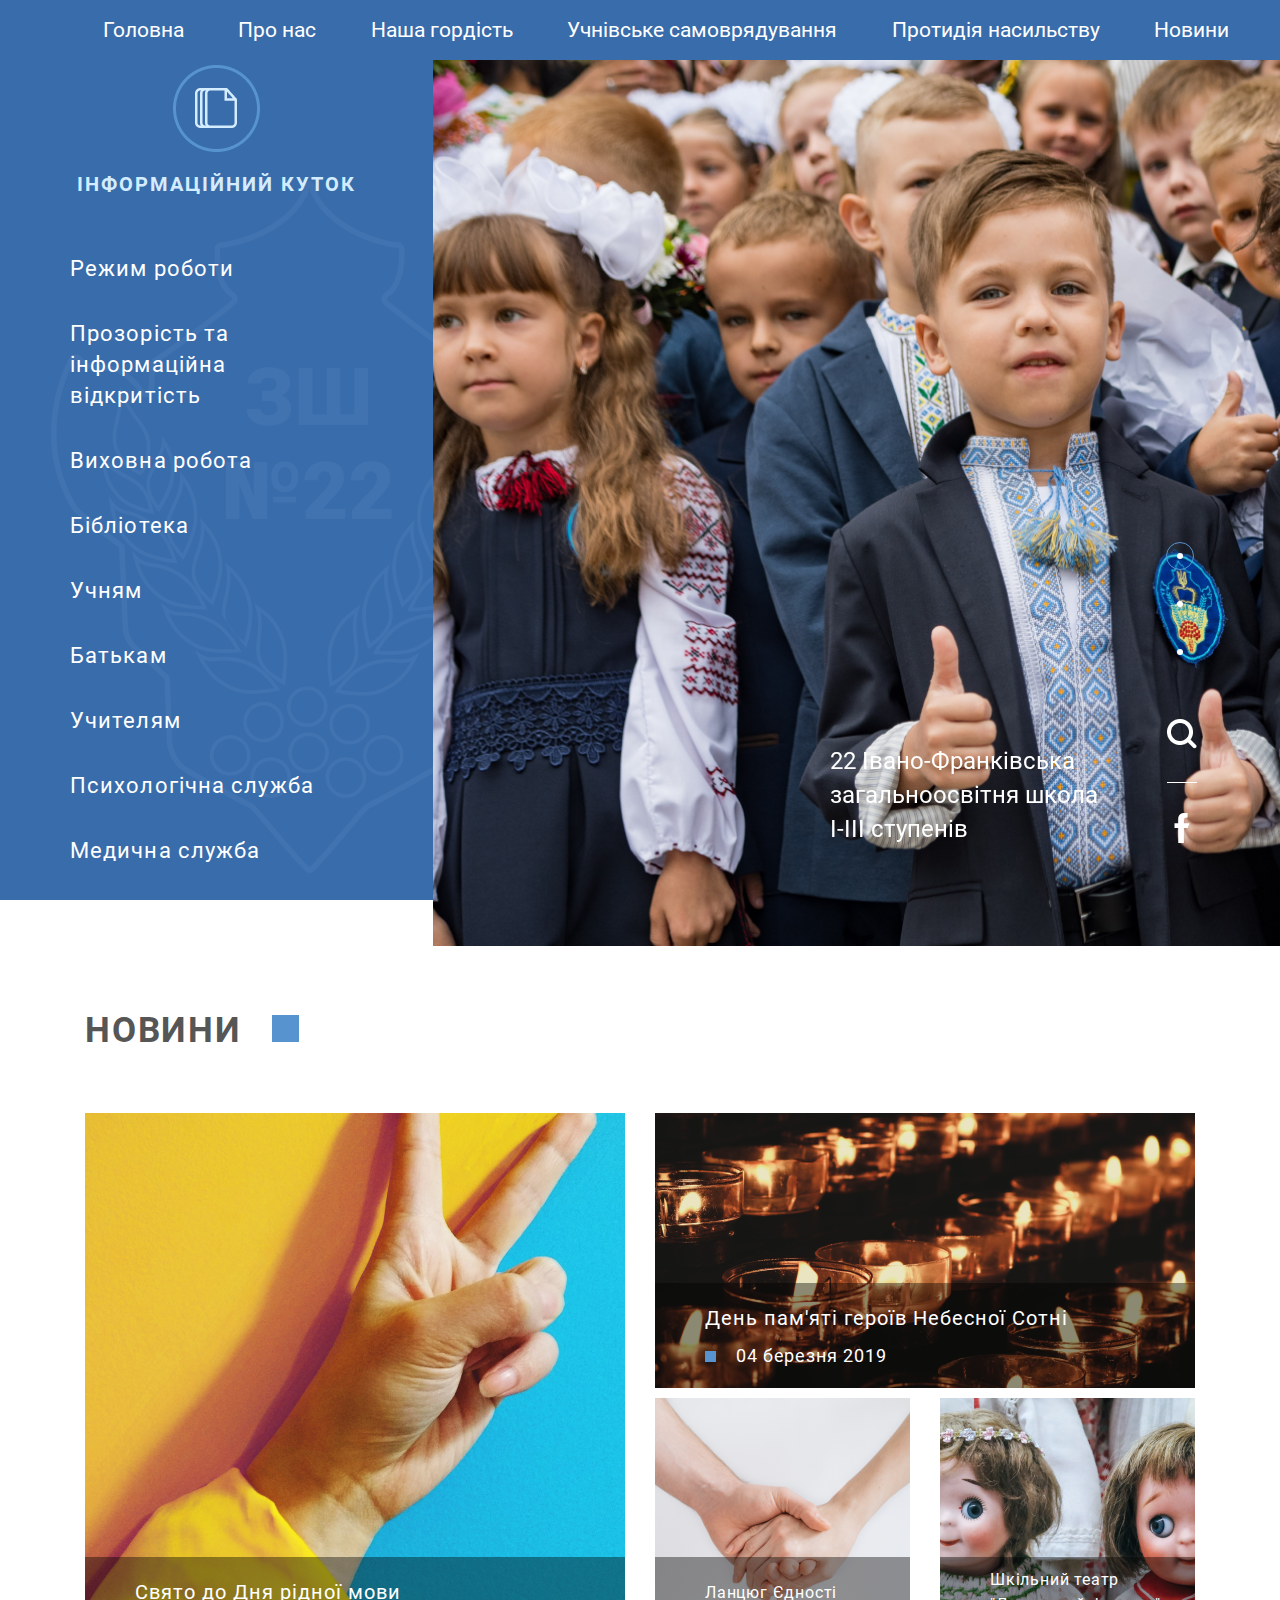
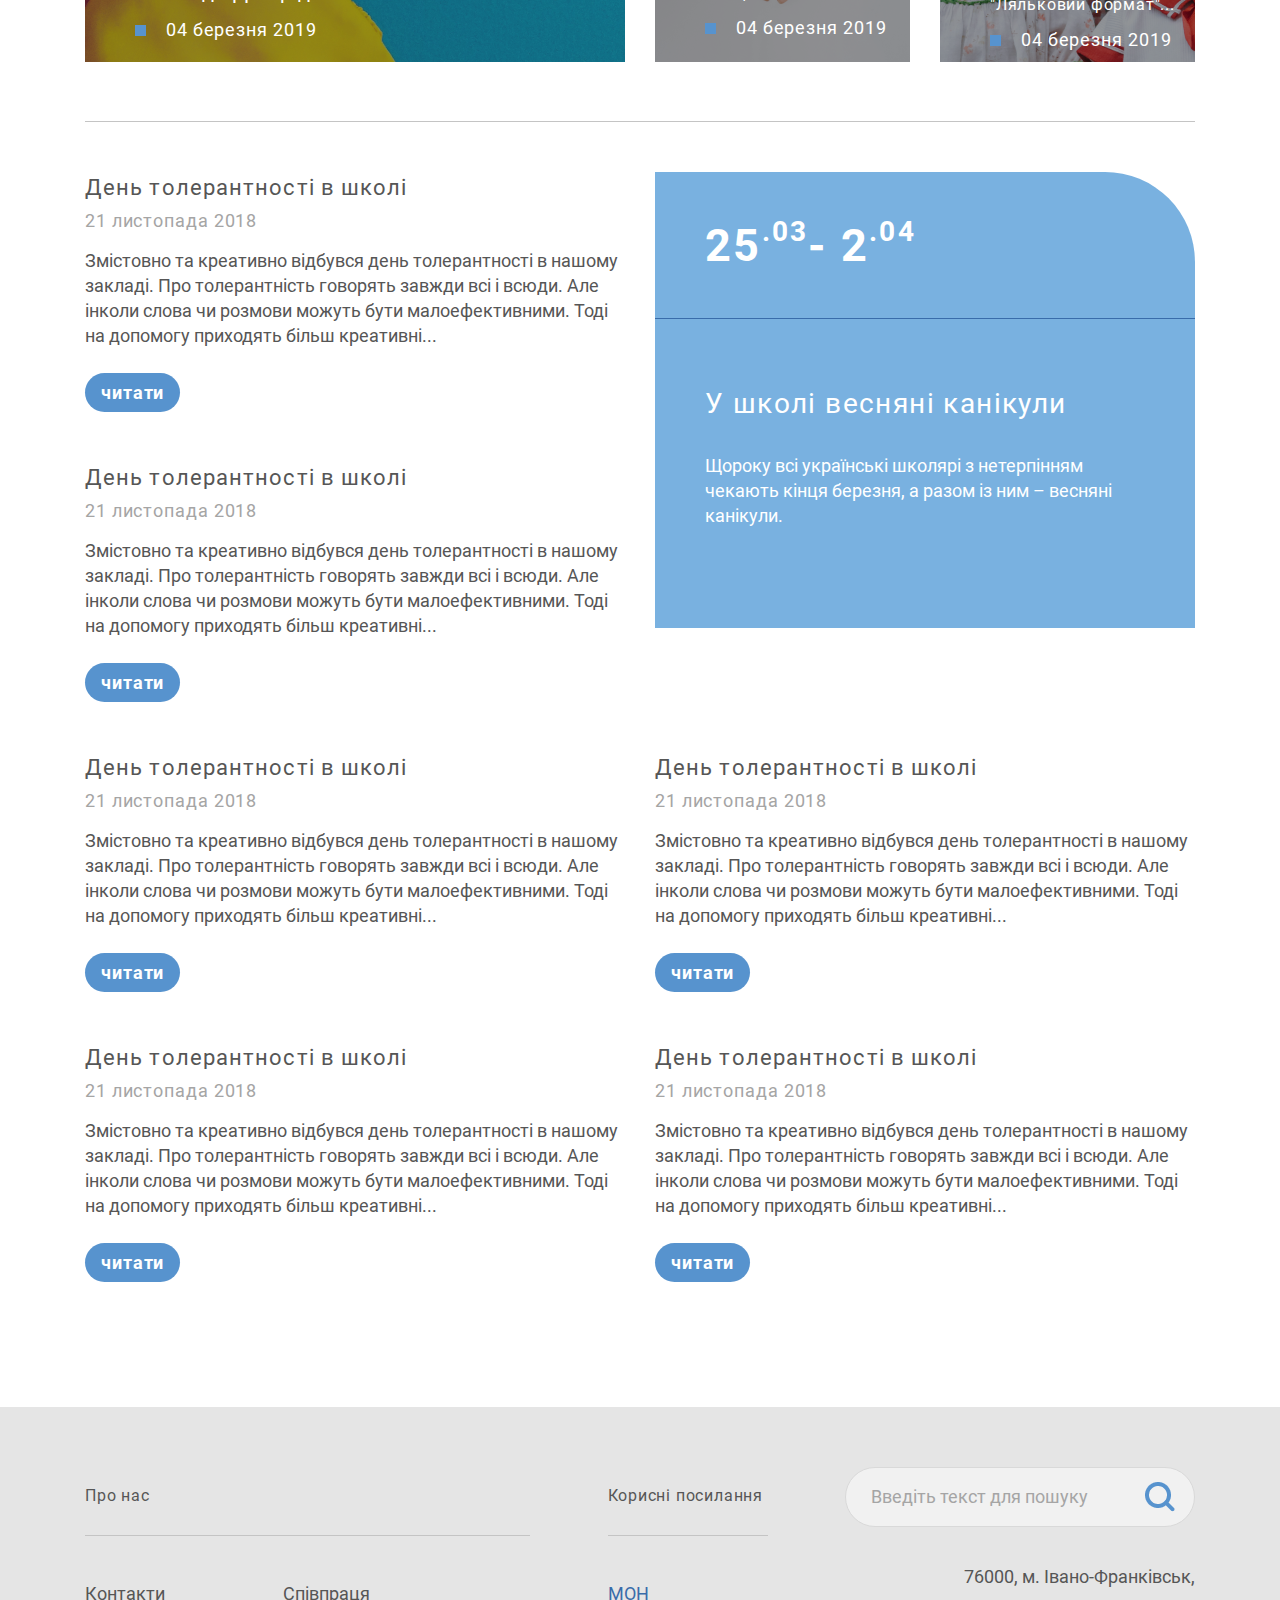
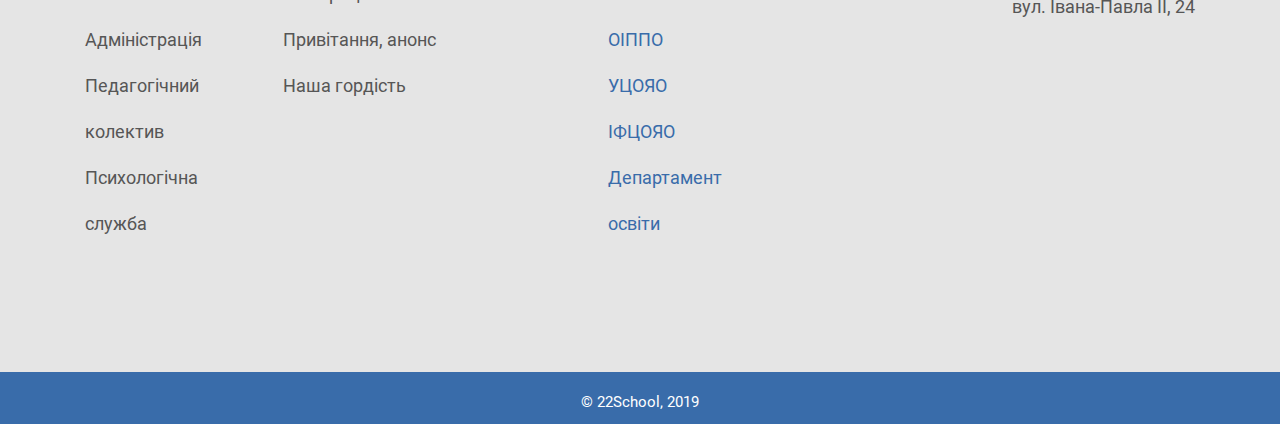
<file: index.html>
<!doctype html>
<html lang="en">
  <head>
    
    <meta charset="utf-8">
    <meta name="viewport" content="width=device-width, initial-scale=1, shrink-to-fit=no">

 
    <link rel="stylesheet" type="text/css" href="style/bootstrap.min.css"> 
    <link rel="stylesheet" type="text/css" href="style/slick.css"/>
    <link rel="stylesheet" type="text/css" href="style/main.css">

    <title></title>
  </head>
  <body>
  	
  
<!-- header start -->
  <header class="header ">
            <nav class="nav d-flex align-items-center justify-content-between">
                <div class="menu__btn"><span></span></div>
                <ul class="menu">
                    <li class="menu__item"><a href="">Головна</a></li>
                    <li class="menu__item"><a href="">Про нас</a></li>
                    <li class="menu__item"><a href="">Наша гордість</a></li>
                    <li class="menu__item"><a href="#">Учнівське самоврядування</a></li>
                    <li class="menu__item"><a href="#">Протидія насильству</a></li>
                    <li class="menu__item"><a href="">Новини</a></li>
                        <li class="search-menu"><div class="footer-search">
				<div class="row">
				<div class="col-lg-12 ">
				<input type="text" placeholder="Введіть текст для пошуку">
			</div></li>
                </ul>
            </nav>
    </header>
  	<img class="info-btn" src="./img/Group.png" alt="">

	<!-- header-end -->
  <div class="container-fluid">
  	<div class="row">
		<div class="info-corner main-info ">
			<div class="closer">
				<img src="img/close.png" alt="">
			</div>
			<img src="./img/Group.png" alt="">

			<h5>інформаційний куток</h5>
			<ul>
				<li class="type-work"><span>Режим роботи</span>

<!-- info-open-start	 -->
	<div class="info-open">
		<div class="close-info">
			<img src="img/chevron-pointing-to-the-left.png" alt="">
			Згорнути меню
		</div>
		<div class="info-content">
			<ul>
				<li>
					<img src="img/file (3).png" alt="">
					<a href="">Розклад уроків 1 - 4 класів </a>
				</li>
				<li>
					<img src="img/file (3).png" alt="">
					<a href="">Розклад уроків 5 - 11 класів</a>
				</li>
				<li>
					<img src="img/file (3).png" alt="">
					<a href="">Режим роботи школи</a>
				</li>
			</ul>
		</div>
		
	</div>
<!-- info-open-end -->

				</li>
				<li> <span>Прозорість та інформаційна відкритість </span></li>
				<li><span>Виховна робота</span> </li>
				<li><span>Бібліотека</span></li>
				<li><span>Учням</span></li>
				<li><span>Батькам</span></li>
				<li><span>Учителям</span></li>
				<li><span>Психологічна служба</span></li>
				<li><span>Медична служба</span></li>
			</ul>
				<img src="img/arrow-down-sign-to-navigate (3).png" alt="">
			</div>
			<div class="home-top">
				<div class="pop-up">
										<img  class="close-pop-up" src="./img/close.png" alt="">
										<h2>пошук</h2>
										<form action="">
											<input type="text">
											<button type="submit" >шукати </button>
										</form>
							</div>
				<div class="bd-example">
					  <div id="carouselExampleCaptions" class="carousel slide" data-ride="carousel">
					    <ol class="carousel-indicators">
					      <li data-target="#carouselExampleCaptions" data-slide-to="0" class="active"><span></span></li>
					      <li data-target="#carouselExampleCaptions" data-slide-to="1"><span></span></li>
					      <li data-target="#carouselExampleCaptions" data-slide-to="2"><span></span></li>
					    </ol>
					    <div class="carousel-inner">
					      <div class="carousel-item active ">
					        <div class="carousel-caption d-none d-md-block">
					          <p>22 Івано-Франківська загальноосвітня школа І-ІІІ ступенів </p>
					        </div>
					        <div class="search_and_fb">
					        	<div class="search">
					        		<img src="img/search (2).png" alt="">
					        	
					        	</div>
					        	<div class="fb">
					        		<a href=""><img src="img/facebook (7).png" alt=""></a>
					        	</div>
					        </div>
					        
					      </div> 
					       <div class="carousel-item slide-2">
					        <div class="carousel-caption d-none d-md-block">
					          <p>22 Івано-Франківська загальноосвітня школа І-ІІІ ступенів </p>
					        </div>
					        <div class="search_and_fb">
					        	<div class="search">
					        		<img src="img/search (2).png" alt="">
					        		
					        	</div>
					        	<div class="fb">
					        		<a href=""><img src="img/facebook (7).png" alt=""></a>
					        	</div>
					        </div>
					       
					      </div> 
					       <div class="carousel-item slide-3 ">
					        <div class="carousel-caption d-none d-md-block">
					          <p>22 Івано-Франківська загальноосвітня школа І-ІІІ ступенів </p>
					        </div>
					        <div class="search_and_fb">
					        	<div class="search">
					        		<img src="img/search (2).png" alt="">
					        		
					        	</div>
					        	<div class="fb">
					        		<a href=""><img src="img/facebook (7).png" alt=""></a>
					        	</div>
					        </div>
					       
					      </div>
					    </div>
					    <a class="carousel-control-prev" href="#carouselExampleCaptions" role="button" data-slide="prev">
					      <span class="carousel-control-prev-icon" aria-hidden="true"></span>
					      <span class="sr-only">Previous</span>
					    </a>
					    <a class="carousel-control-next" href="#carouselExampleCaptions" role="button" data-slide="next">
					      <span class="carousel-control-next-icon" aria-hidden="true"></span>
					      <span class="sr-only">Next</span>
					    </a>
					  </div>
					</div>
			</div>	
		</div>
	</div>

<!-- news-start -->
	<div class="container news ">
		<h2>новини <div ></div></h2>
		<div class="row">
			<div class="col-lg-6 big-pic">
				<a href="">
				<div>
					<img src="img/rae-tian-502320-unsplash.png" alt="">
					<div class="signature">
						<div>
						<p>Свято до Дня рідної мови</p>
						<div class="date"><div></div>04 березня 2019</div>
					</div>
					</div>
				</div>
				</a>
			</div>
			
			<div class="col-lg-6 sm-pic">
				<div class="row">
					<div class="col-lg-12">
				    	<a href="">
							<div>
								<img src="img/pascal-muller-151589-unsplash.png" alt="">
								<div class="signature">
									<div>
										<p>День пам′яті героїв Небесної Сотні</p>
										<div class="date"><div></div>04 березня 2019</div>
									</div>
								</div>
							</div>
						</a>
					</div>
						<div class="col-md-6 sm-news ">
					   		 <a href="">
								<div>
									<img src="img/roman-kraft-266787-unsplash.png" alt="">
									<div class="signature">
										<div>	
											<p>Ланцюг Єдності</p>
											<div class="date"><div></div>04 березня 2019</div>
										</div>
									</div>
								</div>
							</a>
						</div>
						<div class="col-md-6 sm-news">
							<a href="">
								<div>
									<img src="img/camilo-jimenez-1418006-unsplash.png" alt="">
									<div class="signature">
										<div>	
											<p>Шкільний театр "Ляльковий формат"...</p>
											<div class="date"><div></div>04 березня 2019</div>
										</div>
									</div>
								</div>
							</a>
						</div>
				</div>
			</div>
			<div class="col-12 line-bott"></div>
		</div>
		<div class="row">
			<div class="col-lg-6 content ">
				<div class="text-news">
				<h6>День толерантності в школі</h6>
				<div class="date">21 листопада 2018</div>
				<p>Змістовно та креативно відбувся день толерантності в нашому закладі.
					Про толерантність говорять завжди всі і всюди.
					 Але інколи слова чи розмови можуть бути малоефективними.
					 Тоді на допомогу приходять більш креативні...
				</p>
				<a href=""><div class="news-btn">читати</div></a>
				</div>
				<div class="text-news">
				<h6>День толерантності в школі</h6>
				<div class="date">21 листопада 2018</div>
				<p>Змістовно та креативно відбувся день толерантності в нашому закладі.
					Про толерантність говорять завжди всі і всюди.
					 Але інколи слова чи розмови можуть бути малоефективними.
					 Тоді на допомогу приходять більш креативні...
				</p>
				<a href=""><div class="news-btn">читати</div></a>
				</div>
				<div class="text-news">
				<h6>День толерантності в школі</h6>
				<div class="date">21 листопада 2018</div>
				<p>Змістовно та креативно відбувся день толерантності в нашому закладі.
					Про толерантність говорять завжди всі і всюди.
					 Але інколи слова чи розмови можуть бути малоефективними.
					 Тоді на допомогу приходять більш креативні...
				</p>
				<a href=""><div class="news-btn">читати</div></a>
				</div>
				<div class="text-news">
				<h6>День толерантності в школі</h6>
				<div class="date">21 листопада 2018</div>
				<p>Змістовно та креативно відбувся день толерантності в нашому закладі.
					Про толерантність говорять завжди всі і всюди.
					 Але інколи слова чи розмови можуть бути малоефективними.
					 Тоді на допомогу приходять більш креативні...
				</p>
				<a href=""><div class="news-btn">читати</div></a>
				</div>
			</div>
			<div class="col-lg-6 content">
				<div class="notise">
					<div class="notise-time">25 <sup>.03</sup> - 2 <sup>.04</sup></div>
					<div class="notise-text">
						<p class="notise-header">У школі весняні канікули</p>
						<p>	Щороку всі українські школярі з нетерпінням чекають кінця березня, 
							а разом із ним – весняні канікули.
						</p>
					</div>
				</div>
				<div class="text-news">
				<h6>День толерантності в школі</h6>
				<div class="date">21 листопада 2018</div>
				<p>Змістовно та креативно відбувся день толерантності в нашому закладі.
					Про толерантність говорять завжди всі і всюди.
					 Але інколи слова чи розмови можуть бути малоефективними.
					 Тоді на допомогу приходять більш креативні...
				</p>
				<a href=""><div class="news-btn">читати</div></a>
				</div>
				<div class="text-news">
				<h6>День толерантності в школі</h6>
				<div class="date">21 листопада 2018</div>
				<p>Змістовно та креативно відбувся день толерантності в нашому закладі.
					Про толерантність говорять завжди всі і всюди.
					 Але інколи слова чи розмови можуть бути малоефективними.
					 Тоді на допомогу приходять більш креативні...
				</p>
				<a href=""><div class="news-btn">читати</div></a>
				</div>
			</div>
		</div>
	</div>

<!-- news-end -->

<!-- footer-start -->
<footer>
	<div class="container">
		<div class="row">
			<div class="col-lg-5  footer-menu">
				<h6>Про нас</h6>
				<div class="row ">
					<div class="col-md-5">
						<ul>
							<li><a href="">Контакти</a></li>
							<li><a href="">Адміністрація</a></li>
							<li><a href="">Педагогічний колектив </a></li>
							<li><a href="">Психологічна служба </a></li>
						</ul>
					</div>
					<div class="col-md-5">
						<ul>
							<li><a href="">Співпраця </a></li>
							<li><a href="">Привітання, анонс</a></li>
							<li><a href="">Наша гордість</a></li>
						</ul>
					</div>
				</div>
			</div>
			<div class="col-xl-2 col-lg-3 col-md-6 links">
				<h6>Корисні посилання</h6>
				<ul>
							<li><a href="">МОН </a></li>
							<li><a href="">ОІППО</a></li>
							<li><a href="">УЦОЯО</a></li>
							<li><a href="">ІФЦОЯО</a></li>
							<li><a href="">Департамент освіти</a></li>
						</ul>
			</div>
			<div class="col-xl-4 col-lg-4 col-md-6 footer-search">
				<div class="row">
				<div class="col-lg-12 ">
				<input type="text" placeholder="Введіть текст для пошуку">
				<button ></button>
			</div>
			<div class="footer-adress  col-lg-12 col-md-12"><p>76000, м. Івано-Франківськ,</p>
					вул. Івана-Павла ІІ, 24
				</div>
			</div>
			</div>
		</div>
	</div>
</footer>
<div class="copy-right">© 22School, 2019</div>




     <script type="text/javascript" src="js/jquery-3.3.1.min.js"></script>
     <script type="text/javascript" src="js/jquery.sticky-kit.min.js"></script>
    <script type="text/javascript" src="js/bootstrap.min.js"></script>
          <script type="text/javascript" src="js/main.js"></script>

  </body>
</html>
</file>
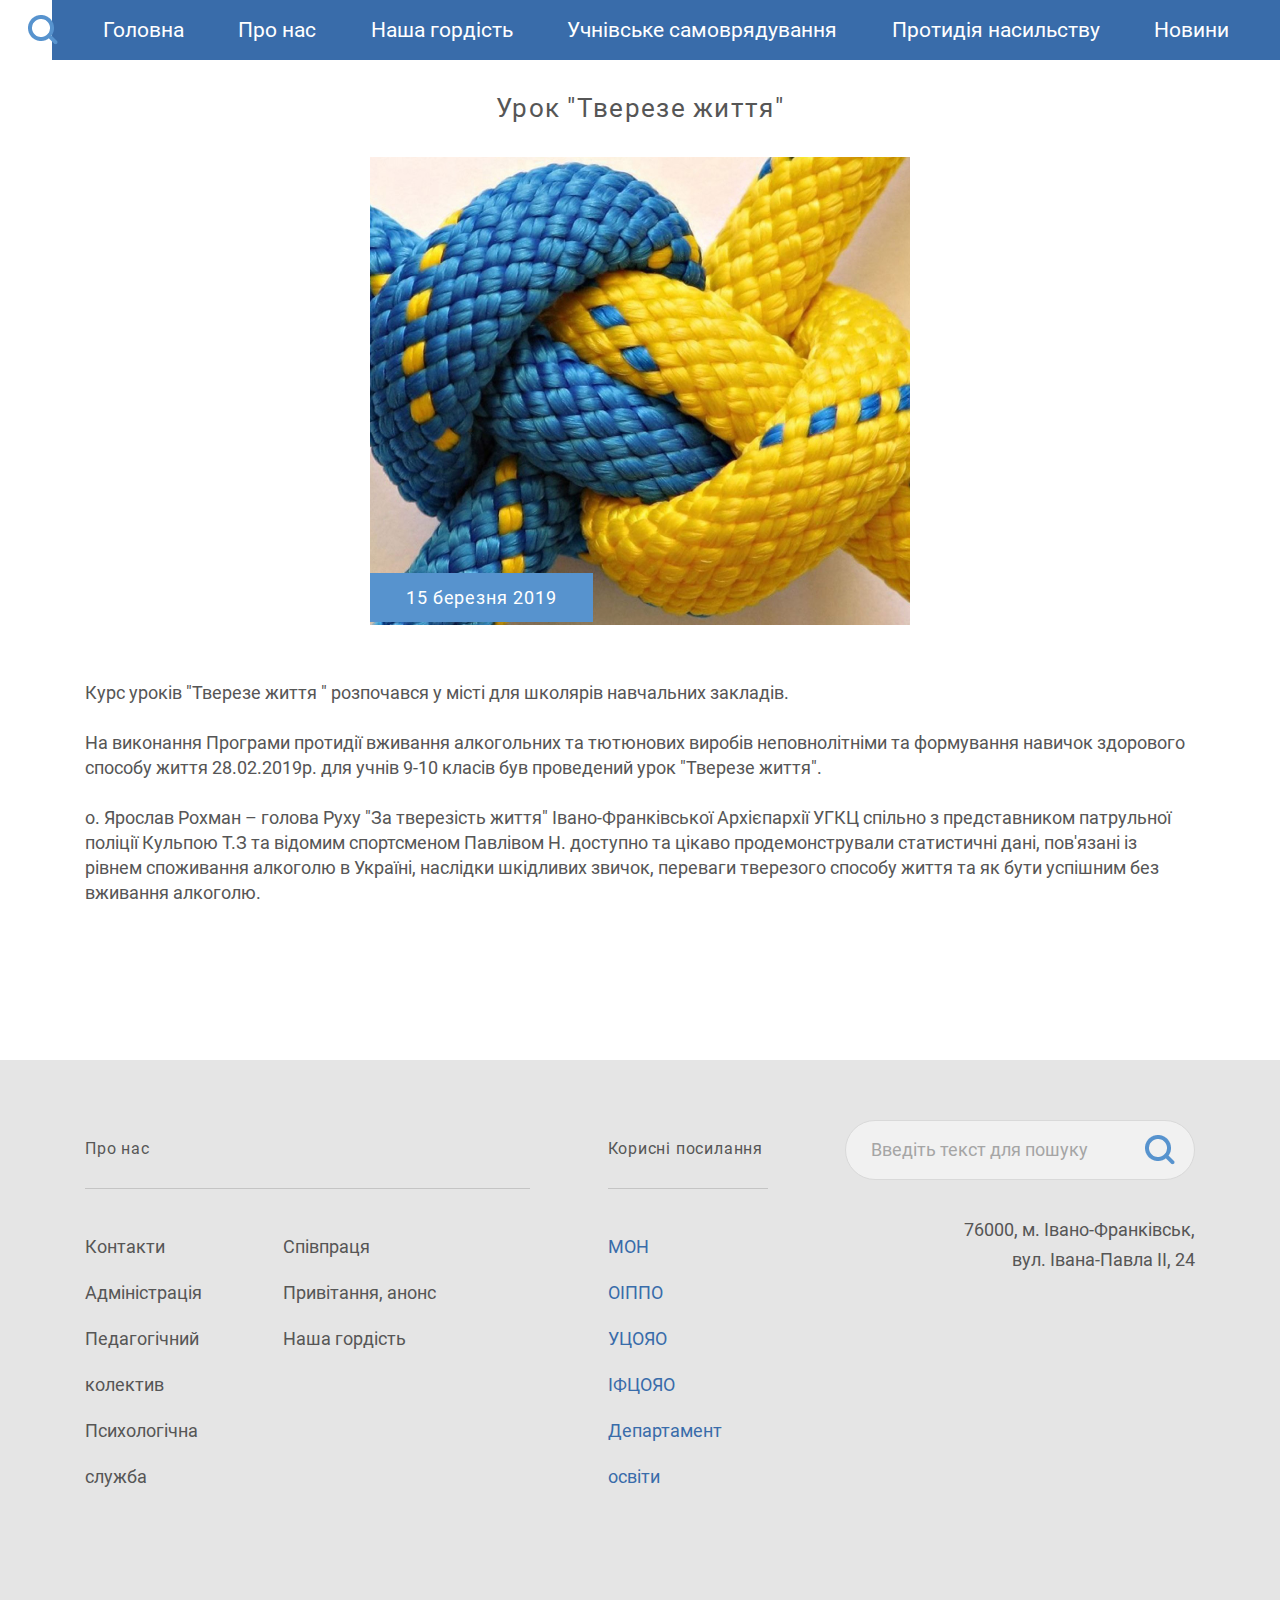
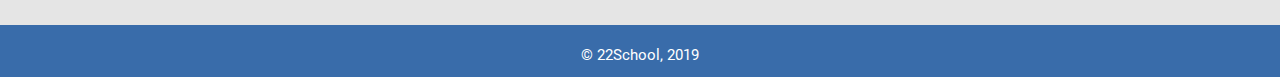
<file: news-open.html>
<!doctype html>
<html lang="en">
  <head>
    
    <meta charset="utf-8">
    <meta name="viewport" content="width=device-width, initial-scale=1, shrink-to-fit=no">

 
    <link rel="stylesheet" type="text/css" href="style/bootstrap.min.css"> 
    <link rel="stylesheet" type="text/css" href="style/slick.css"/>
    <link rel="stylesheet" type="text/css" href="style/main.css">

    <title>News</title>
  </head>
  <body class="news">
 <header class="header ">
 	 		<div class="search-icon news-open-srch search"><img src="img/search 2).png" alt=""></div>

            <nav class="nav d-flex align-items-center justify-content-between">
                <div class="menu__btn"><span></span></div>
                <ul class="menu">
                    <li class="menu__item"><a href="">Головна</a></li>
                    <li class="menu__item"><a href="">Про нас</a></li>
                    <li class="menu__item"><a href="">Наша гордість</a></li>
                    <li class="menu__item"><a href="#">Учнівське самоврядування</a></li>
                    <li class="menu__item"><a href="#">Протидія насильству</a></li>
                    <li class="menu__item"><a href="">Новини</a></li>
                    <li class="search-menu"><div class="footer-search">
                <div class="row">
                <div class="col-lg-12 ">
                <input type="text" placeholder="Введіть текст для пошуку">
            </div></li>
                </ul>
            </nav>
    </header>
    <div class="pop-up">
                                        <img  class="close-pop-up" src="./img/close.png" alt="">
                                        <h2>пошук</h2>
                                        <form action="">
                                            <input type="text">
                                            <button type="submit" >шукати </button>
                                        </form>
                            </div>
    <div class="container">
        <div class="row">
            <div class="col-lg-12 news-open-title">
                <h3>Урок "Тверезе життя"</h3>
            </div>
                <div class="col-lg-6">
                    <div class="news-open-wraper">
                        <img src="img/ukraina_kak_garantirovat_bezopasnost_2.png" alt="">
                        <div class="date-open-news">15 березня 2019</div>
                    </div>
                </div>
                <div class="col-lg-12 open-news-text">
                    <p>Курс уроків "Тверезе життя " розпочався у місті для школярів навчальних закладів.</p>
                    <p> На виконання Програми протидії вживання алкогольних та тютюнових виробів неповнолітніми та формування навичок здорового способу життя 28.02.2019р. для учнів 9-10 класів був проведений урок "Тверезе життя".</p>
                    <p> о. Ярослав Рохман – голова Руху "За тверезість життя" Івано-Франківської Архієпархії УГКЦ спільно з представником патрульної поліції Кульпою Т.З та відомим спортсменом Павлівом Н. доступно та цікаво продемонстрували статистичні дані, пов'язані із рівнем споживання алкоголю в Україні, наслідки шкідливих звичок, переваги тверезого способу життя та як бути успішним без вживання алкоголю.</p>
                </div>
            
        </div>
    </div>



    <footer>
    <div class="container">
        <div class="row">
            <div class="col-lg-5  footer-menu">
                <h6>Про нас</h6>
                <div class="row ">
                    <div class="col-md-5">
                        <ul>
                            <li><a href="">Контакти</a></li>
                            <li><a href="">Адміністрація</a></li>
                            <li><a href="">Педагогічний колектив </a></li>
                            <li><a href="">Психологічна служба </a></li>
                        </ul>
                    </div>
                    <div class="col-md-5">
                        <ul>
                            <li><a href="">Співпраця </a></li>
                            <li><a href="">Привітання, анонс</a></li>
                            <li><a href="">Наша гордість</a></li>
                        </ul>
                    </div>
                </div>
            </div>
            <div class="col-xl-2 col-lg-3 col-md-6 links">
                <h6>Корисні посилання</h6>
                <ul>
                            <li><a href="">МОН </a></li>
                            <li><a href="">ОІППО</a></li>
                            <li><a href="">УЦОЯО</a></li>
                            <li><a href="">ІФЦОЯО</a></li>
                            <li><a href="">Департамент освіти</a></li>
                        </ul>
            </div>
            <div class="col-xl-4 col-lg-4 col-md-6 footer-search">
                <div class="row">
                <div class="col-lg-12 ">
                <input type="text" placeholder="Введіть текст для пошуку">
                <button ></button>
            </div>
            <div class="footer-adress col-lg-12 col-md-12 "> <p> 76000, м. Івано-Франківськ,</p>
                    вул. Івана-Павла ІІ, 24
                </div>
            </div>
            </div>
        </div>
    </div>
</footer>
<div class="copy-right">© 22School, 2019</div>















     <script type="text/javascript" src="js/jquery-3.3.1.min.js"></script>
    <script type="text/javascript" src="js/bootstrap.min.js"></script>
     <script type="text/javascript" src="js/jquery.sticky-kit.min.js"></script>
          <script type="text/javascript" src="js/main.js"></script>

  </body>
</html>
</file>
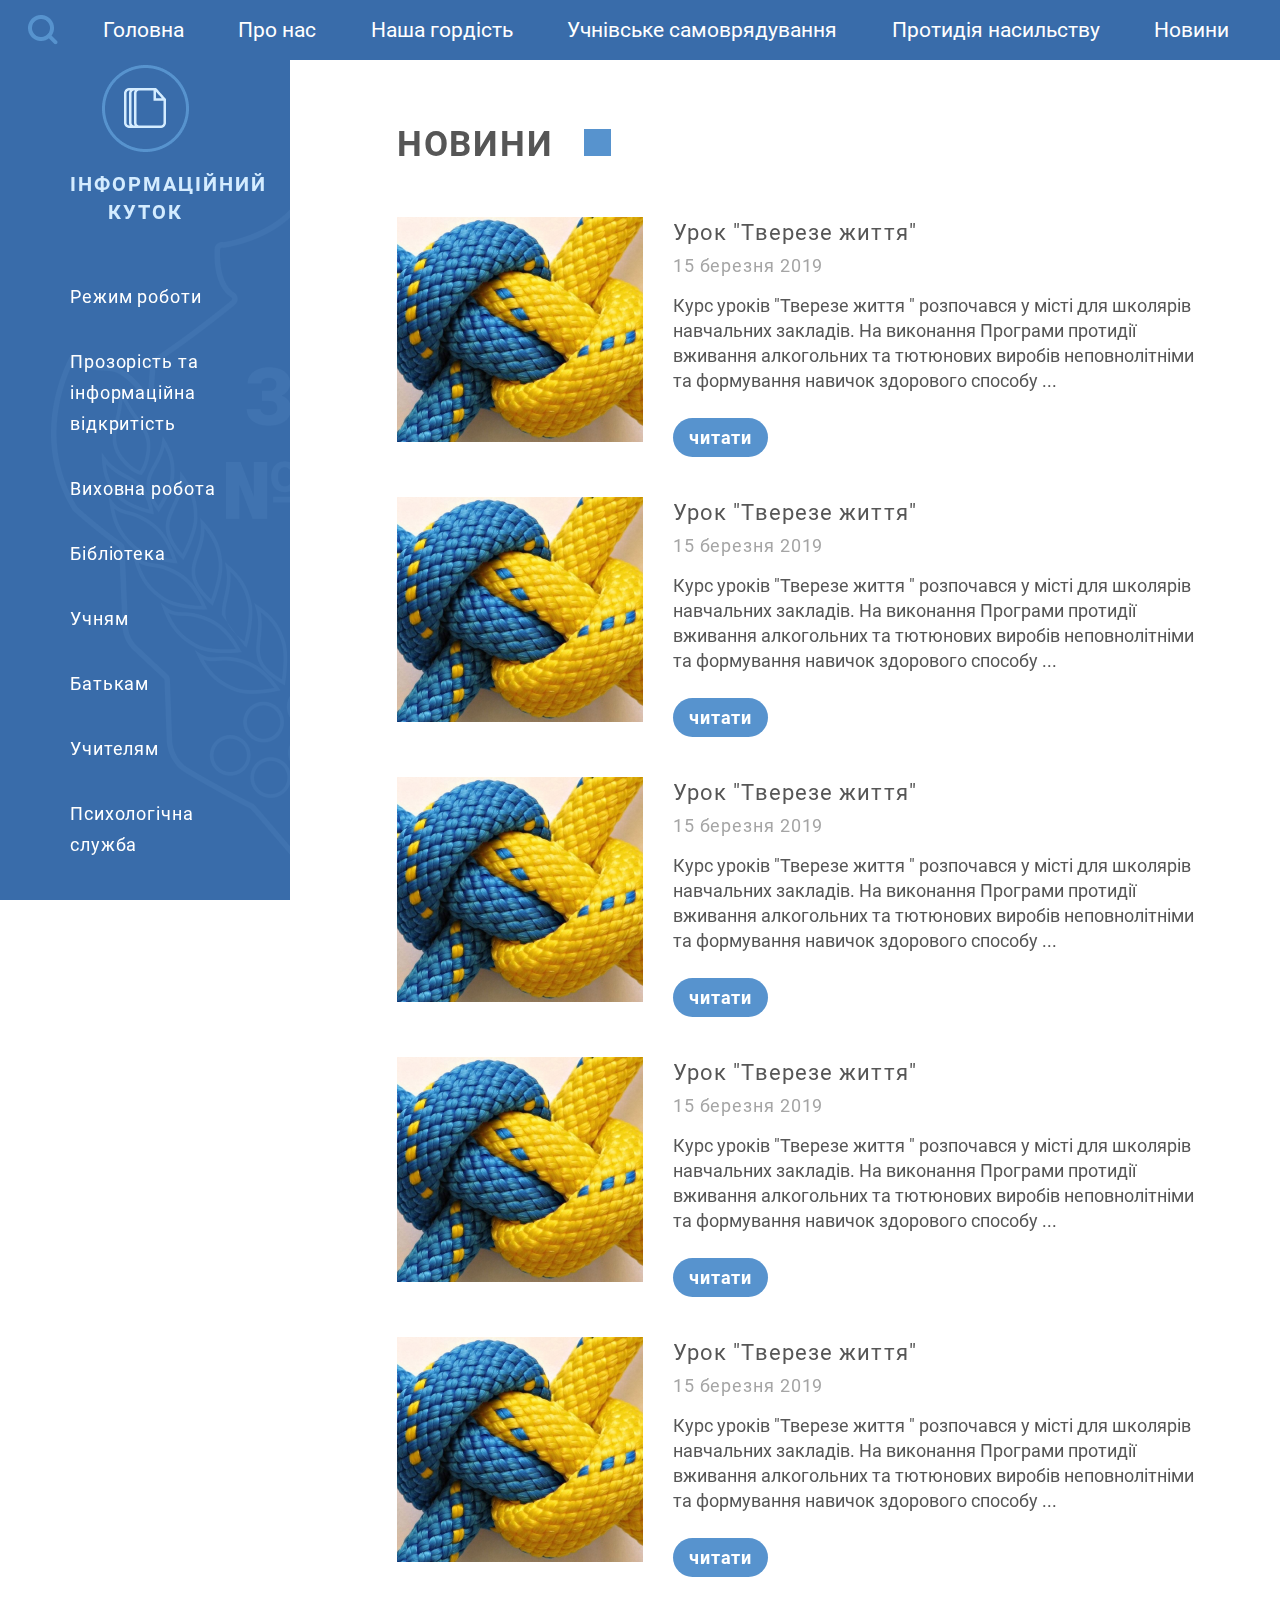
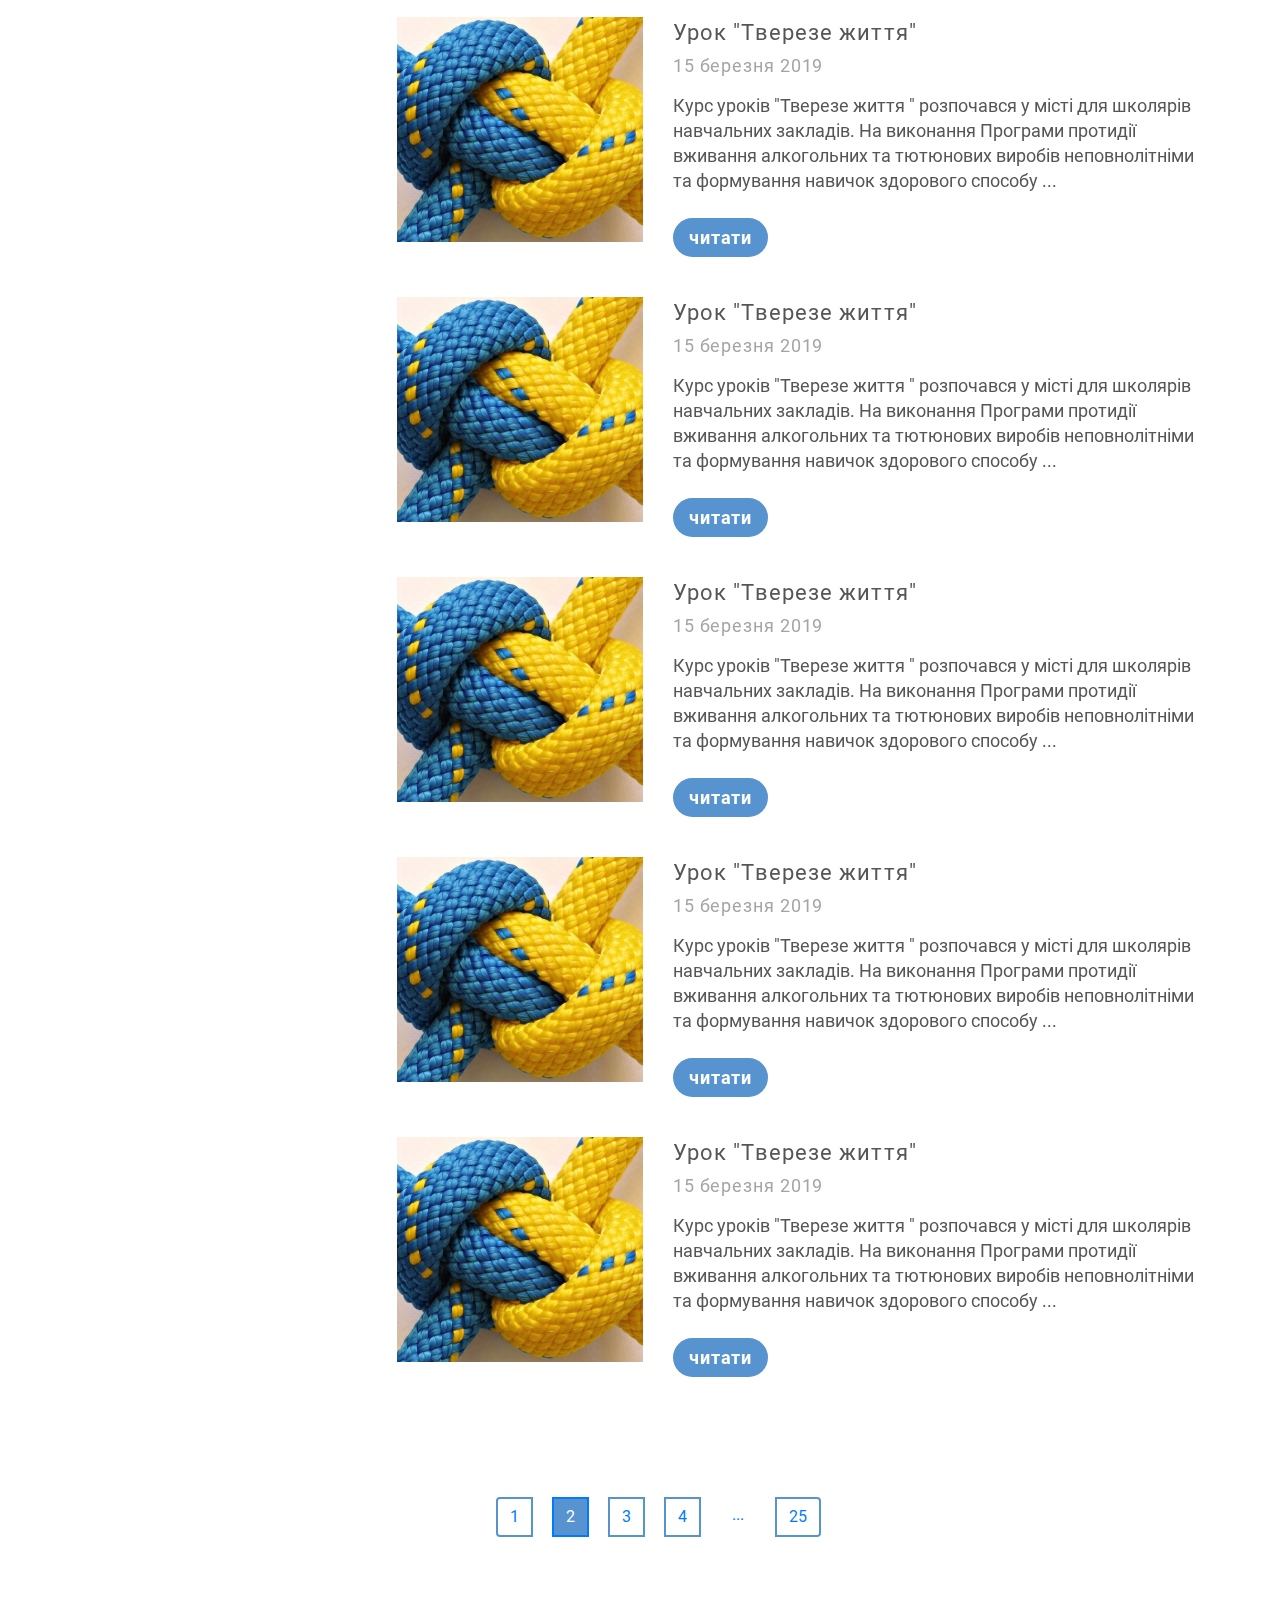
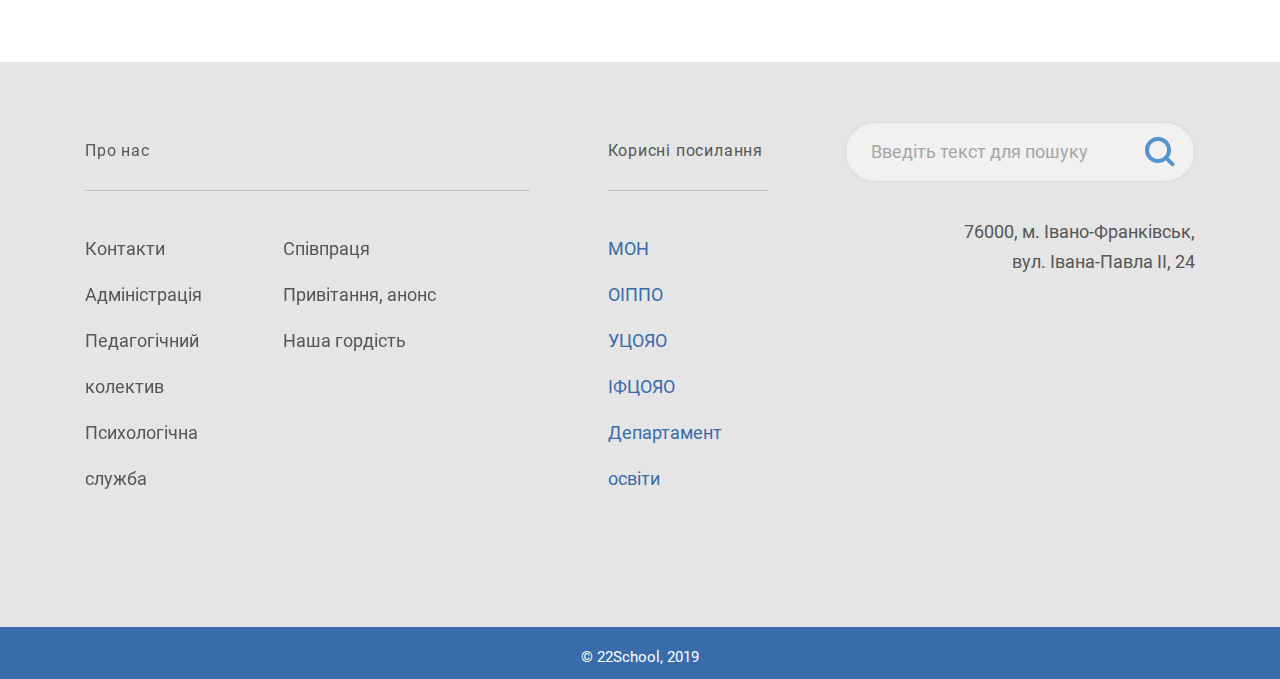
<file: news-page.html>
<!doctype html>
<html lang="en">
  <head>
    
    <meta charset="utf-8">
    <meta name="viewport" content="width=device-width, initial-scale=1, shrink-to-fit=no">

 
    <link rel="stylesheet" type="text/css" href="style/bootstrap.min.css"> 
    <link rel="stylesheet" type="text/css" href="style/slick.css"/>
    <link rel="stylesheet" type="text/css" href="style/main.css">

    <title>News</title>
  </head>
  <body class="news">
<div class="container-fluid">
 <header class="header ">
 	 		<div class="search-icon search"><img src="img/search 2).png" alt=""></div>
            <nav class="nav d-flex align-items-center justify-content-between">
                <div class="menu__btn"><span></span></div>
                <ul class="menu">
                    <li class="menu__item"><a href="">Головна</a></li>
                    <li class="menu__item"><a href="">Про нас</a></li>
                    <li class="menu__item"><a href="">Наша гордість</a></li>
                    <li class="menu__item"><a href="#">Учнівське самоврядування</a></li>
                    <li class="menu__item"><a href="#">Протидія насильству</a></li>
                    <li class="menu__item"><a href="">Новини</a></li>
                    <li class="search-menu"><div class="footer-search">
				<div class="row">
				<div class="col-lg-12 ">
				<input type="text" placeholder="Введіть текст для пошуку">
			</div></li>

                </ul>
            </nav>
    </header>
    						<div class="pop-up">
										<img  class="close-pop-up" src="./img/close.png" alt="">
										<h2>пошук</h2>
										<form action="">
											<input type="text">
											<button type="submit" >шукати </button>
										</form>
							</div>
      	<img class="info-btn" src="./img/Group.png" alt="">

    </div>
    <div class="wrap">
    	<div class="info-corner">
    		<div class="closer">
				<img src="img/close.png" alt="">
			</div>
			<img src="./img/Group.png" alt="">

			<h5>інформаційний куток</h5>
			<ul>
				<li class="type-work"><span>Режим роботи</span>

<!-- info-open-start	 -->
	<div class="info-open">
		<div class="close-info">
			<img src="img/chevron-pointing-to-the-left.png" alt="">
			Згорнути меню
		</div>
		<div class="info-content">
			<ul>
				<li>
					<img src="img/file (3).png" alt="">
					<a href="">Розклад уроків 1 - 4 класів </a>
				</li>
				<li>
					<img src="img/file (3).png" alt="">
					<a href="">Розклад уроків 5 - 11 класів</a>
				</li>
				<li>
					<img src="img/file (3).png" alt="">
					<a href="">Режим роботи школи</a>
				</li>
			</ul>
		</div>
		
	</div>
<!-- info-open-end -->

				</li>
				<li> <span>Прозорість та інформаційна відкритість </span></li>
				<li><span>Виховна робота</span> </li>
				<li><span>Бібліотека</span></li>
				<li><span>Учням</span></li>
				<li><span>Батькам</span></li>
				<li><span>Учителям</span></li>
				<li><span>Психологічна служба</span></li>
				<li><span>Медична служба</span></li>
			</ul>
				<img src="img/arrow-down-sign-to-navigate (3).png" alt="">
			</div>

<!-- main-part -->
	<div class="container">
		<div class="row content-row">
			<div class="col-xl-4  offset-lg-2 "><h2>новини <div ></div></h2></div>
			<div class="col-lg-10 offset-xl-2 offset-lg-2">
				<div class="row">
					<div class="col-lg-4 left-news-section">
						<div>
							<img src="img/ukraina_kak_garantirovat_bezopasnost_1.png" alt="">
						</div>
					</div>
					<div class="col-lg-8 right-news-section first">
					<div class="text-news">
				<h6>Урок "Тверезе життя"</h6>
				<div class="date">15 березня 2019</div>
				<p>Курс уроків "Тверезе життя " розпочався у місті для школярів навчальних закладів.
					На виконання Програми протидії вживання алкогольних та тютюнових виробів неповнолітніми
					 та формування навичок здорового способу ...
				</p>
				<a href=""><div class="news-btn">читати</div></a>
				</div>
				</div>
			<div class="col-lg-4 left-news-section">
						<div>
							<img src="img/ukraina_kak_garantirovat_bezopasnost_1.png" alt="">
						</div>
					</div>
					<div class="col-lg-8 right-news-section ">
					<div class="text-news">
				<h6>Урок "Тверезе життя"</h6>
				<div class="date">15 березня 2019</div>
				<p>Курс уроків "Тверезе життя " розпочався у місті для школярів навчальних закладів.
					На виконання Програми протидії вживання алкогольних та тютюнових виробів неповнолітніми
					 та формування навичок здорового способу ...
				</p>
				<a href=""><div class="news-btn">читати</div></a>
				</div>
				</div>
				<div class="col-lg-4 left-news-section">
						<div>
							<img src="img/ukraina_kak_garantirovat_bezopasnost_1.png" alt="">
						</div>
					</div>
					<div class="col-lg-8 right-news-section">
					<div class="text-news">
				<h6>Урок "Тверезе життя"</h6>
				<div class="date">15 березня 2019</div>
				<p>Курс уроків "Тверезе життя " розпочався у місті для школярів навчальних закладів.
					На виконання Програми протидії вживання алкогольних та тютюнових виробів неповнолітніми
					 та формування навичок здорового способу ...
				</p>
				<a href=""><div class="news-btn">читати</div></a>
				</div>
				</div>
					<div class="col-lg-4 left-news-section">
						<div>
							<img src="img/ukraina_kak_garantirovat_bezopasnost_1.png" alt="">
						</div>
					</div>
					<div class="col-lg-8 right-news-section ">
					<div class="text-news">
				<h6>Урок "Тверезе життя"</h6>
				<div class="date">15 березня 2019</div>
				<p>Курс уроків "Тверезе життя " розпочався у місті для школярів навчальних закладів.
					На виконання Програми протидії вживання алкогольних та тютюнових виробів неповнолітніми
					 та формування навичок здорового способу ...
				</p>
				<a href=""><div class="news-btn">читати</div></a>
				</div>
				</div>
					<div class="col-lg-4 left-news-section">
						<div>
							<img src="img/ukraina_kak_garantirovat_bezopasnost_1.png" alt="">
						</div>
					</div>
					<div class="col-lg-8 right-news-section ">
					<div class="text-news">
				<h6>Урок "Тверезе життя"</h6>
				<div class="date">15 березня 2019</div>
				<p>Курс уроків "Тверезе життя " розпочався у місті для школярів навчальних закладів.
					На виконання Програми протидії вживання алкогольних та тютюнових виробів неповнолітніми
					 та формування навичок здорового способу ...
				</p>
				<a href=""><div class="news-btn">читати</div></a>
				</div>
				</div>
					<div class="col-lg-4 left-news-section">
						<div>
							<img src="img/ukraina_kak_garantirovat_bezopasnost_1.png" alt="">
						</div>
					</div>
					<div class="col-lg-8 right-news-section ">
					<div class="text-news">
				<h6>Урок "Тверезе життя"</h6>
				<div class="date">15 березня 2019</div>
				<p>Курс уроків "Тверезе життя " розпочався у місті для школярів навчальних закладів.
					На виконання Програми протидії вживання алкогольних та тютюнових виробів неповнолітніми
					 та формування навичок здорового способу ...
				</p>
				<a href=""><div class="news-btn">читати</div></a>
				</div>
				</div>
					<div class="col-lg-4 left-news-section">
						<div>
							<img src="img/ukraina_kak_garantirovat_bezopasnost_1.png" alt="">
						</div>
					</div>
					<div class="col-lg-8 right-news-section ">
					<div class="text-news">
				<h6>Урок "Тверезе життя"</h6>
				<div class="date">15 березня 2019</div>
				<p>Курс уроків "Тверезе життя " розпочався у місті для школярів навчальних закладів.
					На виконання Програми протидії вживання алкогольних та тютюнових виробів неповнолітніми
					 та формування навичок здорового способу ...
				</p>
				<a href=""><div class="news-btn">читати</div></a>
				</div>
				</div>
					<div class="col-lg-4 left-news-section">
						<div>
							<img src="img/ukraina_kak_garantirovat_bezopasnost_1.png" alt="">
						</div>
					</div>
					<div class="col-lg-8 right-news-section ">
					<div class="text-news">
				<h6>Урок "Тверезе життя"</h6>
				<div class="date">15 березня 2019</div>
				<p>Курс уроків "Тверезе життя " розпочався у місті для школярів навчальних закладів.
					На виконання Програми протидії вживання алкогольних та тютюнових виробів неповнолітніми
					 та формування навичок здорового способу ...
				</p>
				<a href=""><div class="news-btn">читати</div></a>
				</div>
				</div>
					<div class="col-lg-4 left-news-section">
						<div>
							<img src="img/ukraina_kak_garantirovat_bezopasnost_1.png" alt="">
						</div>
					</div>
					<div class="col-lg-8 right-news-section">
					<div class="text-news">
				<h6>Урок "Тверезе життя"</h6>
				<div class="date">15 березня 2019</div>
				<p>Курс уроків "Тверезе життя " розпочався у місті для школярів навчальних закладів.
					На виконання Програми протидії вживання алкогольних та тютюнових виробів неповнолітніми
					 та формування навичок здорового способу ...
				</p>
				<a href=""><div class="news-btn">читати</div></a>
				</div>
				</div>
					<div class="col-lg-4 left-news-section">
						<div>
							<img src="img/ukraina_kak_garantirovat_bezopasnost_1.png" alt="">
						</div>
					</div>
					<div class="col-lg-8 right-news-section ">
					<div class="text-news">
				<h6>Урок "Тверезе життя"</h6>
				<div class="date">15 березня 2019</div>
				<p>Курс уроків "Тверезе життя " розпочався у місті для школярів навчальних закладів.
					На виконання Програми протидії вживання алкогольних та тютюнових виробів неповнолітніми
					 та формування навичок здорового способу ...
				</p>
				<a href=""><div class="news-btn">читати</div></a>
				</div>
				</div>

			</div>
			</div>
				<nav  class="pagination-nav" aria-label="...">
  <ul class="pagination">
    <li class="page-item"><a class="page-link" href="#">1</a></li>
    <li class="page-item active">
      <a class="page-link" href="#">2 <span class="sr-only">(current)</span></a>
    </li>
    <li class="page-item"><a class="page-link" href="#">3</a></li>
    <li class="page-item"><a class="page-link" href="#">4</a></li>
    <li class="page-item dots"><a class="page-link" href="#">...</a></li>
    <li class="page-item"><a class="page-link" href="#">25</a></li>
  </ul>
</nav>
		</div>
	</div>
</div>
	<footer>
	<div class="container">
		<div class="row">
			<div class="col-lg-5  footer-menu">
				<h6>Про нас</h6>
				<div class="row ">
					<div class="col-md-5">
						<ul>
							<li><a href="">Контакти</a></li>
							<li><a href="">Адміністрація</a></li>
							<li><a href="">Педагогічний колектив </a></li>
							<li><a href="">Психологічна служба </a></li>
						</ul>
					</div>
					<div class="col-md-5">
						<ul>
							<li><a href="">Співпраця </a></li>
							<li><a href="">Привітання, анонс</a></li>
							<li><a href="">Наша гордість</a></li>
						</ul>
					</div>
				</div>
			</div>
			<div class="col-xl-2 col-lg-3 col-md-6 links">
				<h6>Корисні посилання</h6>
				<ul>
							<li><a href="">МОН </a></li>
							<li><a href="">ОІППО</a></li>
							<li><a href="">УЦОЯО</a></li>
							<li><a href="">ІФЦОЯО</a></li>
							<li><a href="">Департамент освіти</a></li>
						</ul>
			</div>
			<div class="col-xl-4 col-lg-4 col-md-6 footer-search">
				<div class="row">
				<div class="col-lg-12 ">
				<input type="text" placeholder="Введіть текст для пошуку">
				<button ></button>
			</div>
			<div class="footer-adress col-lg-12 col-md-12 "><p>76000, м. Івано-Франківськ,</p>
					вул. Івана-Павла ІІ, 24
				</div>
			</div>
			</div>
		</div>
	</div>
</footer>
<div class="copy-right">© 22School, 2019</div>















     <script type="text/javascript" src="js/jquery-3.3.1.min.js"></script>
    <script type="text/javascript" src="js/bootstrap.min.js"></script>
          <script type="text/javascript" src="js/jquery.sticky-kit.min.js"></script>
          <script type="text/javascript" src="js/main.js"></script>

  </body>
</html>
</file>
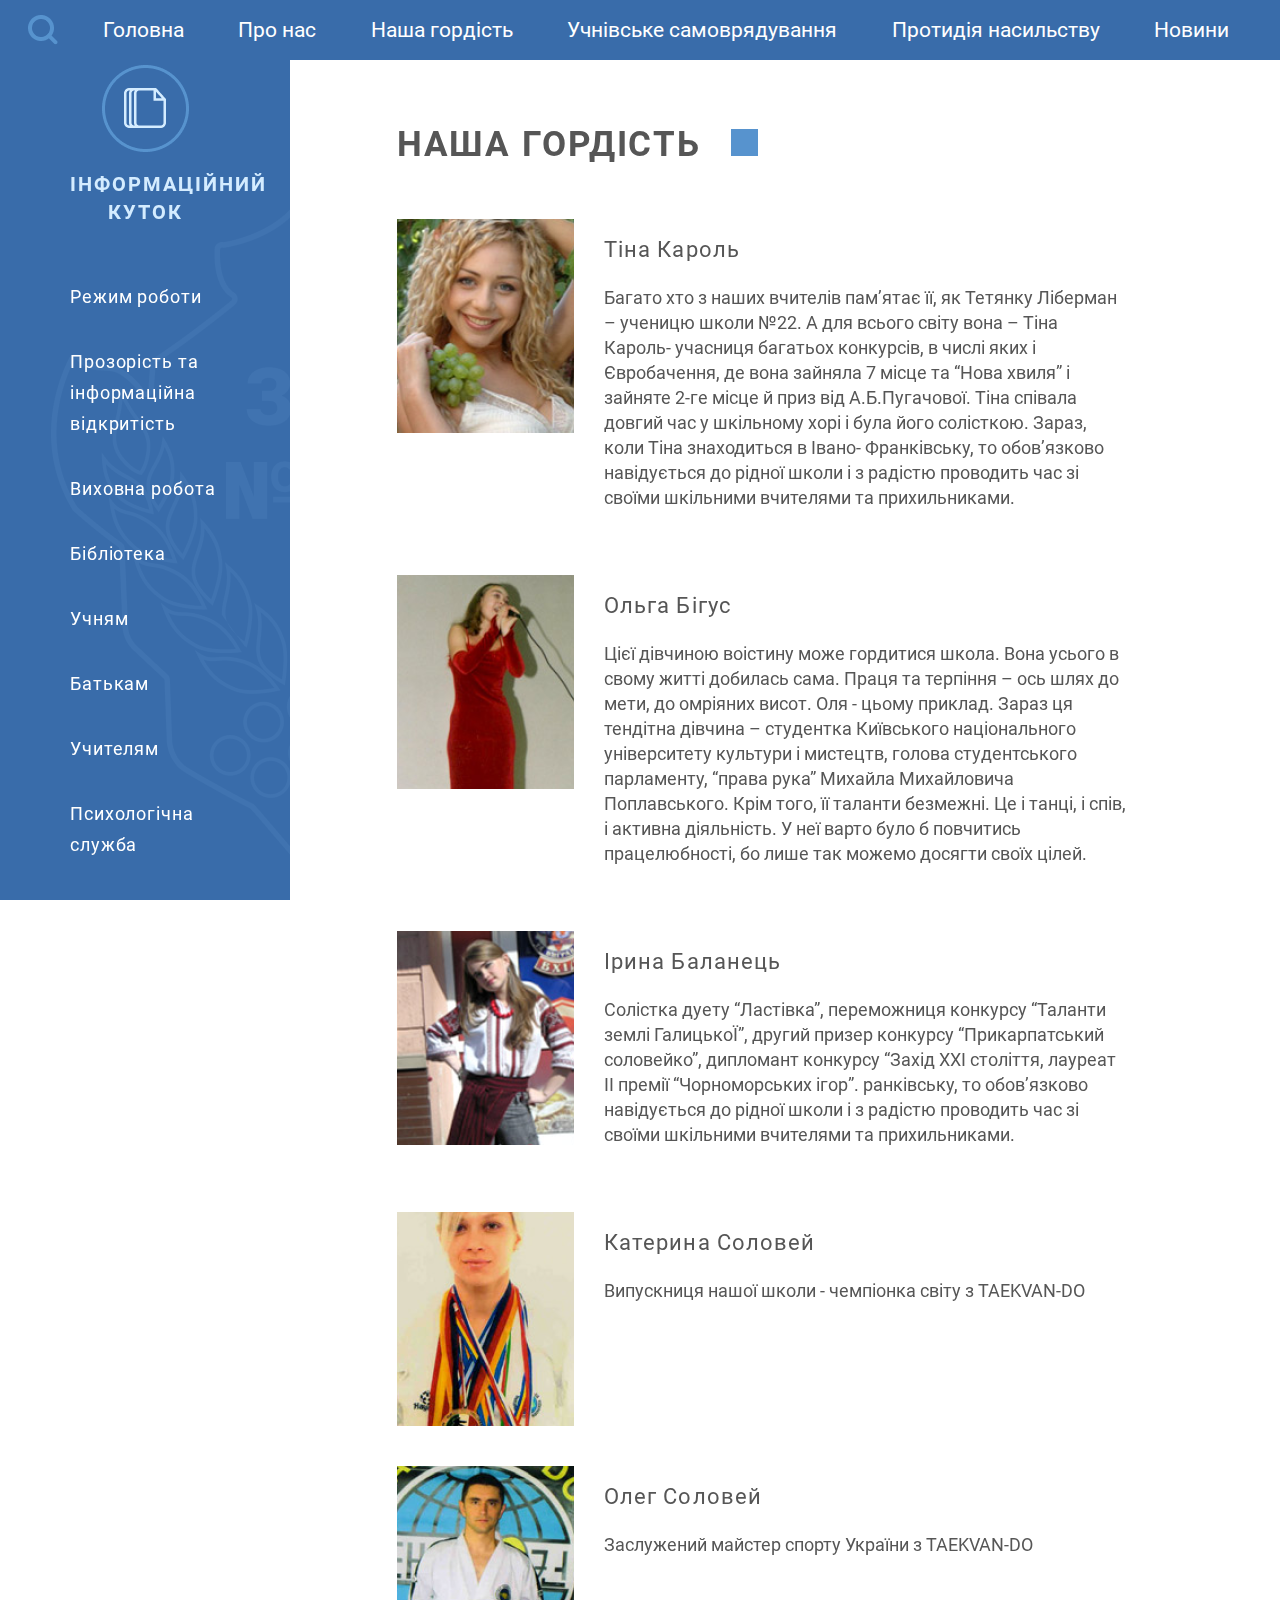
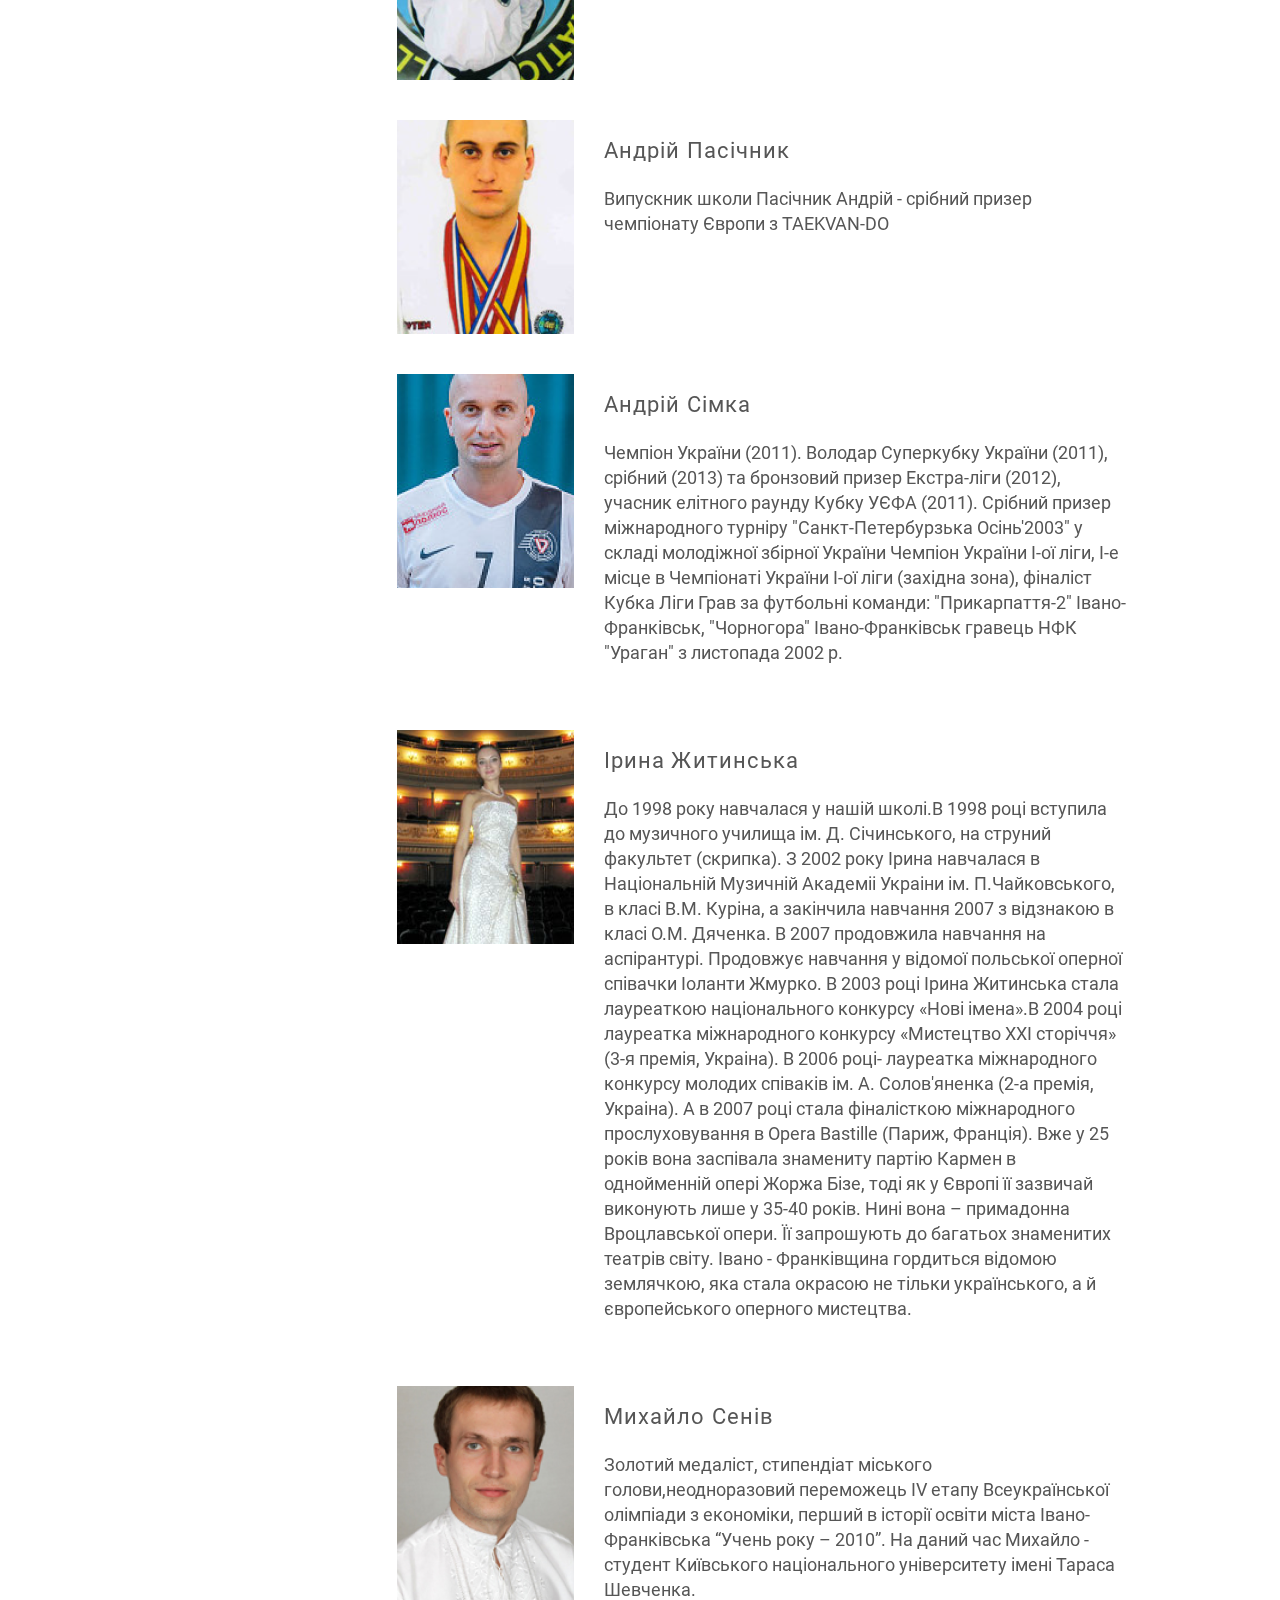
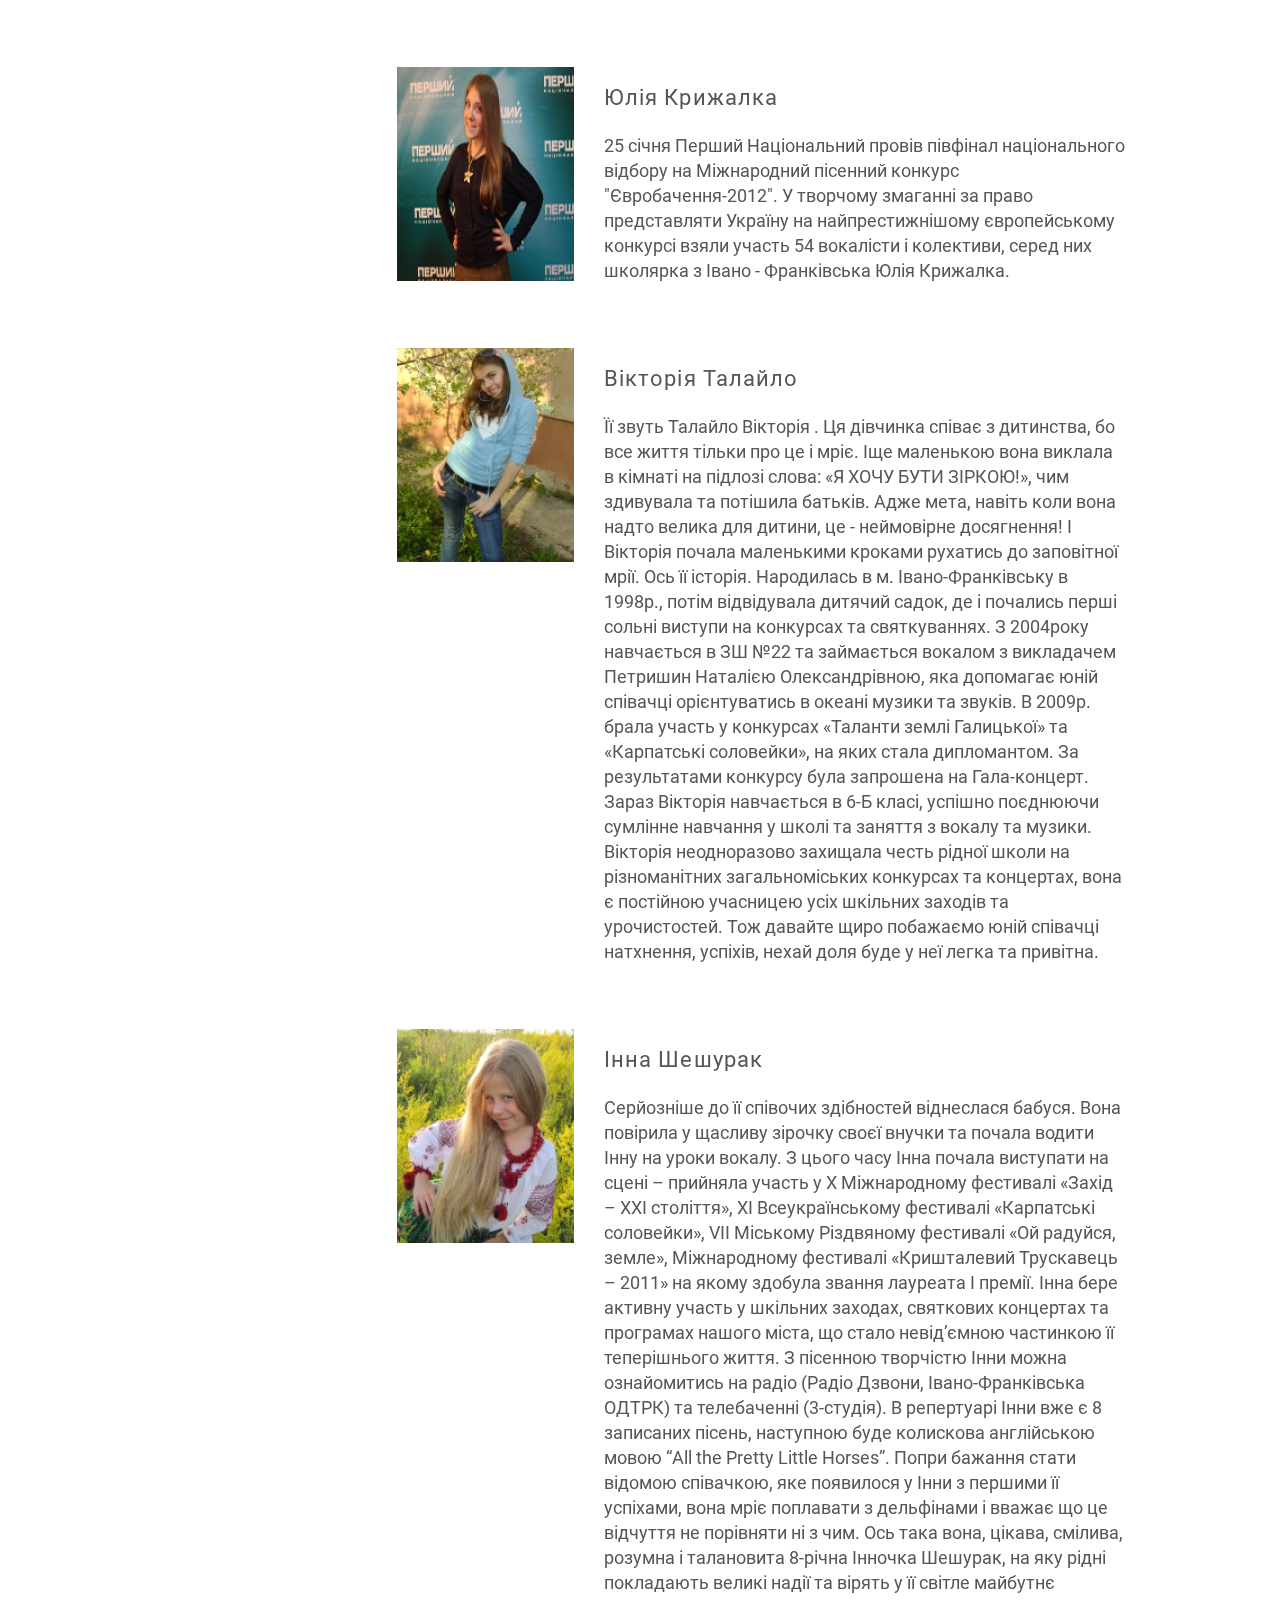
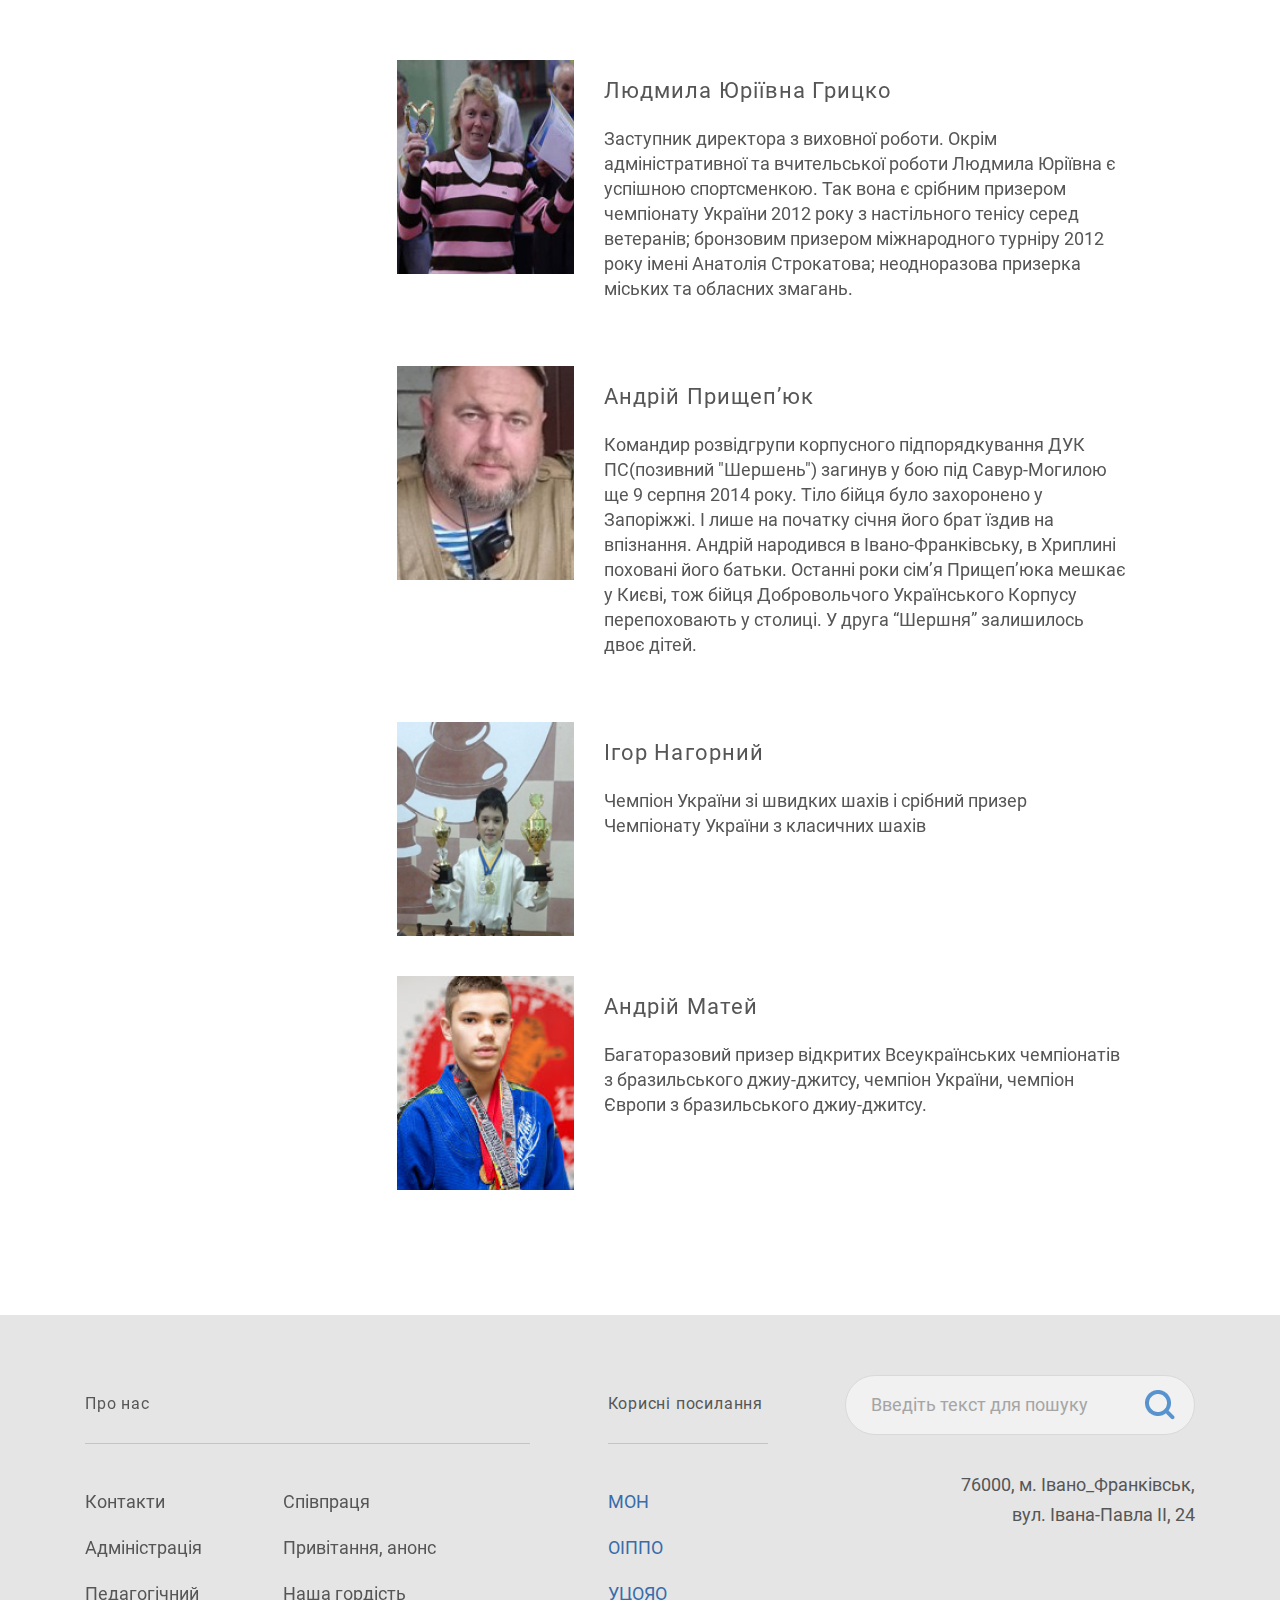
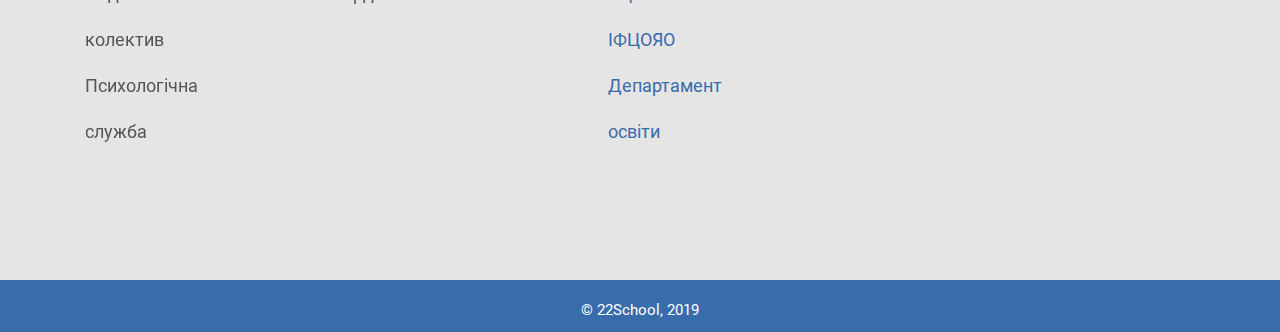
<file: pride.html>
<!doctype html>
<html lang="en">
  <head>
    
    <meta charset="utf-8">
    <meta name="viewport" content="width=device-width, initial-scale=1, shrink-to-fit=no">

 
    <link rel="stylesheet" type="text/css" href="style/bootstrap.min.css"> 
    <link rel="stylesheet" type="text/css" href="style/slick.css"/>
    <link rel="stylesheet" type="text/css" href="style/main.css">

    <title>pride</title>
  </head>
  <body class="pride">
<div class="container-fluid">
 <header class="header ">
 		<div class="search-icon search"><img src="img/search 2).png" alt=""></div>

            <nav class="nav d-flex align-items-center justify-content-between">
                <div class="menu__btn"><span></span></div>
                <ul class="menu">
                    <li class="menu__item"><a href="">Головна</a></li>
                    <li class="menu__item"><a href="">Про нас</a></li>
                    <li class="menu__item"><a href="">Наша гордість</a></li>
                    <li class="menu__item"><a href="#">Учнівське самоврядування</a></li>
                    <li class="menu__item"><a href="#">Протидія насильству</a></li>
                    <li class="menu__item"><a href="">Новини</a></li>
                    <li class="search-menu"><div class="footer-search">
				<div class="row">
				<div class="col-lg-12 ">
				<input type="text" placeholder="Введіть текст для пошуку">
			</div></li>
                </ul>
            </nav>
    </header>
    						<div class="pop-up">
										<img  class="close-pop-up" src="./img/close.png" alt="">
										<h2>пошук</h2>
										<form action="">
											<input type="text">
											<button type="submit" >шукати </button>
										</form>
							</div>
          	<img class="info-btn" src="./img/Group.png" alt="">

    </div>
    <div class="wrap">
    	<div class="info-corner">
    		<div class="closer">
				<img src="img/close.png" alt="">
			</div>
			<img src="./img/Group.png" alt="">

			<h5>інформаційний куток</h5>
			<ul>
				<li class="type-work"><span>Режим роботи</span>

<!-- info-open-start	 -->
	<div class="info-open">
		<div class="close-info">
			<img src="img/chevron-pointing-to-the-left.png" alt="">
			Згорнути меню
		</div>
		<div class="info-content">
			<ul>
				<li>
					<img src="img/file (3).png" alt="">
					<a href="">Розклад уроків 1 - 4 класів </a>
				</li>
				<li>
					<img src="img/file (3).png" alt="">
					<a href="">Розклад уроків 5 - 11 класів</a>
				</li>
				<li>
					<img src="img/file (3).png" alt="">
					<a href="">Режим роботи школи</a>
				</li>
			</ul>
		</div>
		
	</div>
<!-- info-open-end -->

				</li>
				<li> <span>Прозорість та інформаційна відкритість </span></li>
				<li><span>Виховна робота</span> </li>
				<li><span>Бібліотека</span></li>
				<li><span>Учням</span></li>
				<li><span>Батькам</span></li>
				<li><span>Учителям</span></li>
				<li><span>Психологічна служба</span></li>
				<li><span>Медична служба</span></li>
			</ul>
				<img src="img/arrow-down-sign-to-navigate (3).png" alt="">
			</div>


	<!-- main-part -->
	<div class="container">
		<div class="row content-row">
			<div class="col-12 offset-lg-2 col-md-7  "><h2 class="pride-h2">Наша гордість <div ></div></h2></div>
			<div class="col-lg-10 offset-xl-2 offset-lg-2">
				<div class="row pride-cont">
					<div class="col-lg-3 col-md-5 col-sm-6 col-7 marg">
						<div>
							<img src="img/02_19_02_2009.png" alt="">
						</div>
					</div>
					<div class="col-lg-8 marg"><div class="text-news">
				<h6>Тіна Кароль</h6>
				<p>Багато хто з наших вчителів пам’ятає її, як Тетянку Ліберман – ученицю школи №22. А для всього світу вона – Тіна Кароль- учасниця багатьох конкурсів, в числі яких і Євробачення, де вона зайняла 7 місце та “Нова хвиля” і зайняте 2-ге місце й приз від А.Б.Пугачової. Тіна співала довгий час у шкільному хорі і була його солісткою. Зараз, коли Тіна знаходиться в Івано- Франківську, то обов’язково навідується до рідної школи і з радістю проводить час зі своїми шкільними вчителями та прихильниками.
				</p>
				</div></div>
				<div class="col-lg-3 col-md-5 col-sm-6 col-7">
						<div>
							<img src="img/03_19_02_2009.png" alt="">
						</div>
					</div>
					<div class="col-lg-8"><div class="text-news">
				<h6>Ольга Бігус</h6>
				<p>Цієї дівчиною воістину може гордитися школа. Вона усього в свому житті добилась сама. Праця та терпіння – ось шлях до мети, до омріяних висот. Оля - цьому приклад. Зараз ця тендітна дівчина – студентка Київського національного університету культури і мистецтв, голова студентського парламенту, “права рука” Михайла Михайловича Поплавського. Крім того, її таланти безмежні. Це і танці, і спів, і активна діяльність. У неї варто було б повчитись працелюбності, бо лише так можемо досягти своїх цілей.
				</p>
				</div></div>
				<div class="col-lg-3 col-md-5 col-sm-6 col-7">
						<div>
							<img src="img/04_19_02_2009.png" alt="">
						</div>
					</div>
					<div class="col-lg-8"><div class="text-news">
				<h6>Ірина Баланець</h6>
				<p>Солістка дуету “Ластівка”, переможниця конкурсу “Таланти землі ГалицькоЇ”, другий призер конкурсу “Прикарпатський соловейко”, дипломант конкурсу “Захід XXI століття, лауреат II премії “Чорноморських ігор”. ранківську, то обов’язково навідується до рідної школи і з радістю проводить час зі своїми шкільними вчителями та прихильниками.
				</p>
				</div></div>
				<div class="col-lg-3 col-md-5 col-sm-6 col-7">
						<div>
							<img src="img/05_19_02_2009.png" alt="">
						</div>
					</div>
					<div class="col-lg-8"><div class="text-news">
				<h6>Катерина Соловей</h6>
				<p>Випускниця нашої школи - чемпіонка світу з TAEKVAN-DO
				</p>
				</div></div>
				<div class="col-lg-3 col-md-5 col-sm-6 col-7">
						<div>
							<img src="img/06_19_02_2009.png" alt="">
						</div>
					</div>
					<div class="col-lg-8"><div class="text-news">
				<h6>Олег Соловей</h6>
				<p>Заслужений майстер спорту України з TAEKVAN-DO
				</p>
				</div></div>
				<div class="col-lg-3 col-md-5 col-sm-6 col-7">
						<div>
							<img src="img/07_19_02_2009.png" alt="">
						</div>
					</div>
					<div class="col-lg-8"><div class="text-news">
				<h6>Андрій Пасічник</h6>
				<p>Випускник школи Пасічник Андрій - срібний призер чемпіонату Європи з TAEKVAN-DO
				</p>
				</div></div>
				<div class="col-lg-3 col-md-5 col-sm-6 col-7">
						<div>
							<img src="img/s07_simka.png" alt="">
						</div>
					</div>
					<div class="col-lg-8"><div class="text-news">
				<h6>Андрій Сімка</h6>
				<p>Чемпіон України (2011). Володар Суперкубку України (2011), срібний (2013) та бронзовий призер Екстра-ліги (2012), учасник елітного раунду Кубку УЄФА (2011). Срібний призер міжнародного турніру "Санкт-Петербурзька Осінь'2003" у складі молодіжної збірної України Чемпіон України І-ої ліги, І-е місце в Чемпіонаті України І-ої ліги (західна зона), фіналіст Кубка Ліги Грав за футбольні команди: "Прикарпаття-2" Івано-Франківськ, "Чорногора" Івано-Франківськ гравець НФК "Ураган" з листопада 2002 р.
				</p>
				</div></div>
				<div class="col-lg-3 col-md-5 col-sm-6 col-7">
						<div>
							<img src="img/iz1.png" alt="">
						</div>
					</div>
					<div class="col-lg-8"><div class="text-news">
				<h6>Ірина Житинська</h6>
				<p>До 1998 року навчалася у нашій школі.В 1998 роцi вступила до музичного училища iм. Д. Сiчинського, на струний факультет (скрипка). З 2002 року Ірина навчалася в Нацiональній Музичній Академii Украiни iм. П.Чайковського, в класі В.М. Курiна, а закiнчила навчання 2007 з відзнакою в класi О.М. Дяченка. В 2007 продовжила навчання на аспірантурі. Продовжує навчання у відомої польської оперної співачки Іоланти Жмурко. В 2003 роцi Ірина Житинська стала лауреаткою нацiонального конкурсу «Новi iмена».В 2004 роцi лауреатка мiжнародного конкурсу «Мистецтво XXI сторiччя» (3-я премiя, Украiна). В 2006 роцi- лауреатка мiжнародного конкурсу молодих спiвакiв iм. А. Солов'яненка (2-а премiя, Украiна). А в 2007 роцi стала фiналiсткою мiжнародного прослуховування в Opera Bastille (Париж, Францiя). Вже у 25 років вона заспівала знамениту партію Кармен в однойменній опері Жоржа Бізе, тоді як у Європі її зазвичай виконують лише у 35-40 років. Нині вона – примадонна Вроцлавської опери. Її запрошують до багатьох знаменитих театрів світу. Івано - Франківщина гордиться відомою землячкою, яка стала окрасою не тільки українського, а й європейського оперного мистецтва.
				</p>
				</div></div>
				<div class="col-lg-3 col-md-5 col-sm-6 col-7">
						<div>
							<img src="img/sm1.png" alt="">
						</div>
					</div>
					<div class="col-lg-8"><div class="text-news">
				<h6>Михайло Сенів</h6>
				<p>Золотий медаліст, стипендіат міського голови,неодноразовий переможець IV етапу Всеукраїнської олімпіади з економіки, перший в історії освіти міста Івано-Франківська “Учень року – 2010”. На даний час Михайло - студент Київського національного університету імені Тараса Шевченка.
				</p>
				</div></div>
				<div class="col-lg-3 col-md-5 col-sm-6 col-7">
						<div>
							<img src="img/1221.png" alt="">
						</div>
					</div>
					<div class="col-lg-8"><div class="text-news">
				<h6>Юлія Крижалка</h6>
				<p>25 січня Перший Національний провів півфінал національного відбору на Міжнародний пісенний конкурс "Євробачення-2012". У творчому змаганні за право представляти Україну на найпрестижнішому європейському конкурсі взяли участь 54 вокалісти і колективи, серед них школярка з Івано - Франківська Юлія Крижалка.
				</p>
				</div></div>
				<div class="col-lg-3 col-md-5 col-sm-6 col-7">
						<div>
							<img src="img/s.g.png" alt="">
						</div>
					</div>
					<div class="col-lg-8"><div class="text-news">
				<h6>Вікторія Талайло</h6>
				<p>Її звуть Талайло Вікторія . Ця дівчинка співає з дитинства, бо все життя тільки про це і мріє. Іще маленькою вона виклала в кімнаті на підлозі слова: «Я ХОЧУ БУТИ ЗІРКОЮ!», чим здивувала та потішила батьків. Адже мета, навіть коли вона надто велика для дитини, це - неймовірне досягнення! І Вікторія почала маленькими кроками рухатись до заповітної мрії. Ось її історія. Народилась в м. Івано-Франківську в 1998р., потім відвідувала дитячий садок, де і почались перші сольні виступи на конкурсах та святкуваннях. З 2004року навчається в ЗШ №22 та займається вокалом з викладачем Петришин Наталією Олександрівною, яка допомагає юній співачці орієнтуватись в океані музики та звуків. В 2009р. брала участь у конкурсах «Таланти землі Галицької» та «Карпатські соловейки», на яких стала дипломантом. За результатами конкурсу була запрошена на Гала-концерт. Зараз Вікторія навчається в 6-Б класі, успішно поєднюючи сумлінне навчання у школі та заняття з вокалу та музики. Вікторія неодноразово захищала честь рідної школи на різноманітних загальноміських конкурсах та концертах, вона є постійною учасницею усіх шкільних заходів та урочистостей. Тож давайте щиро побажаємо юній співачці натхнення, успіхів, нехай доля буде у неї легка та привітна.
				</p>
				</div></div>
				<div class="col-lg-3 col-md-5 col-sm-6 col-7">
						<div>
							<img src="img/shesh.png" alt="">
						</div>
					</div>
					<div class="col-lg-8"><div class="text-news">
				<h6>Інна Шешурак</h6>
				<p>Cерйозніше до її співочих здібностей віднеслася бабуся. Вона повірила у щасливу зірочку своєї внучки та почала водити Інну на уроки вокалу. З цього часу Інна почала виступати на сцені – прийняла участь у Х Міжнародному фестивалі «Захід – ХХІ століття», ХІ Всеукраїнському фестивалі «Карпатські соловейки», VІІ Міському Різдвяному фестивалі «Ой радуйся, земле», Міжнародному фестивалі «Кришталевий Трускавець – 2011» на якому здобула звання лауреата І премії. Інна бере активну участь у шкільних заходах, святкових концертах та програмах нашого міста, що стало невід’ємною частинкою її теперішнього життя. З пісенною творчістю Інни можна ознайомитись на радіо (Радіо Дзвони, Івано-Франківська ОДТРК) та телебаченні (3-студія). В репертуарі Інни вже є 8 записаних пісень, наступною буде колискова англійською мовою “All the Pretty Little Horses”. Попри бажання стати відомою співачкою, яке появилося у Інни з першими її успіхами, вона мріє поплавати з дельфінами і вважає що це відчуття не порівняти ні з чим. Ось така вона, цікава, смілива, розумна і талановита 8-річна Інночка Шешурак, на яку рідні покладають великі надії та вірять у її світле майбутнє
				</p>
				</div></div>
				<div class="col-lg-3 col-md-5 col-sm-6 col-7">
						<div>
							<img src="img/111.png" alt="">
						</div>
					</div>
					<div class="col-lg-8"><div class="text-news">
				<h6>Людмила Юріївна Грицко</h6>
				<p>Заступник директора з виховної роботи. Окрім адміністративної та вчительської роботи Людмила Юріївна є успішною спортсменкою. Так вона є срібним призером чемпіонату України 2012 року з настільного тенісу серед ветеранів; бронзовим призером міжнародного турніру 2012 року імені Анатолія Строкатова; неодноразова призерка міських та обласних змагань.
				</p>
				</div></div>
				<div class="col-lg-3 col-md-5 col-sm-6 col-7">
						<div>
							<img src="img/zzu1.png" alt="">
						</div>
					</div>
					<div class="col-lg-8"><div class="text-news">
				<h6>Андрій Прищеп’юк</h6>
				<p>Командир розвідгрупи корпусного підпорядкування ДУК ПС(позивний "Шершень") загинув у бою під Савур-Могилою ще 9 серпня 2014 року. Тіло бійця було захоронено у Запоріжжі. І лише на початку січня його брат їздив на впізнання. Андрій народився в Івано-Франківську, в Хриплині поховані його батьки. Останні роки сім’я Прищеп’юка мешкає у Києві, тож бійця Добровольчого Українського Корпусу перепоховають у столиці. У друга “Шершня” залишилось двоє дітей.
				</p>
				</div></div>
				<div class="col-lg-3 col-md-5 col-sm-6 col-7">
						<div>
							<img src="img/shahi1.png" alt="">
						</div>
					</div>
					<div class="col-lg-8"><div class="text-news">
				<h6>Ігор Нагорний</h6>
				<p>Чемпіон України зі швидких шахів і срібний призер Чемпіонату України з класичних шахів
				</p>
				</div></div>
				<div class="col-lg-3 col-md-5 col-sm-6 col-7">
						<div>
							<img src="img/dm1.png" alt="">
						</div>
					</div>
					<div class="col-lg-8"><div class="text-news">
				<h6>Андрій Матей</h6>
				<p>Багаторазовий призер відкритих Всеукраїнських чемпіонатів з бразильського джиу-джитсу, чемпіон України, чемпіон Європи з бразильського джиу-джитсу.
				</p>
				</div></div>
				</div>
			</div>
		
		</div>
	</div>

</div>
	<footer>
	<div class="container">
		<div class="row">
			<div class="col-lg-5  footer-menu">
				<h6>Про нас</h6>
				<div class="row ">
					<div class="col-md-5">
						<ul>
							<li><a href="">Контакти</a></li>
							<li><a href="">Адміністрація</a></li>
							<li><a href="">Педагогічний колектив </a></li>
							<li><a href="">Психологічна служба </a></li>
						</ul>
					</div>
					<div class="col-md-5">
						<ul>
							<li><a href="">Співпраця </a></li>
							<li><a href="">Привітання, анонс</a></li>
							<li><a href="">Наша гордість</a></li>
						</ul>
					</div>
				</div>
			</div>
			<div class="col-xl-2 col-lg-3 col-md-6 links">
				<h6>Корисні посилання</h6>
				<ul>
							<li><a href="">МОН </a></li>
							<li><a href="">ОІППО</a></li>
							<li><a href="">УЦОЯО</a></li>
							<li><a href="">ІФЦОЯО</a></li>
							<li><a href="">Департамент освіти</a></li>
						</ul>
			</div>
			<div class="col-xl-4 col-lg-4 col-md-6 footer-search">
				<div class="row">
				<div class="col-lg-12 ">
				<input type="text" placeholder="Введіть текст для пошуку">
				<button ></button>
			</div>
			<div class="footer-adress col-lg-12 col-md-12 "><p>76000, м. Івано_Франківськ,</p>
					вул. Івана-Павла ІІ, 24
				</div>
			</div>
			</div>
		</div>
	</div>
</footer>
<div class="copy-right">© 22School, 2019</div>














	
     <script type="text/javascript" src="js/jquery-3.3.1.min.js"></script>
          <script type="text/javascript" src="js/jquery.sticky-kit.min.js"></script>
    <script type="text/javascript" src="js/bootstrap.min.js"></script>
          <script type="text/javascript" src="js/main.js"></script>

  </body>
</html>
</file>
<file: style/main.css>
@import url(reset.css);

@font-face {
  font-family: "Roboto";
  src: url("../fonts/Roboto/Roboto-Bold.ttf");
  font-weight: 700;
}

@font-face {
  font-family: "Roboto";
  src: url("../fonts/Roboto/Roboto-Regular.ttf");
  font-weight: 400;
}

@font-face {
  font-family: "Roboto";
  src: url("../fonts/Roboto/Roboto-Light.ttf");
  font-weight: 300;
}

body {
	font-family: Roboto;	
}
img{
	max-width: 100%;
}
a{
	text-decoration: none;
	color: #fff;
}
input:focus{
	outline: none;
}
button:focus{
	outline: none;

}


.info-corner{
	width: 433px;
	background-image: url(../img/Group2.png);
	text-align: center;
	padding-top: 65px;
	padding-bottom: 28px;
	display: inline-block;
}

.info-corner h5{
	font-weight: bold;
	font-size: 20px;
	line-height: 28px;
	letter-spacing: 0.1em;
	text-transform: uppercase;
	color: #D4ECFF;
	margin-bottom: 35px;
	margin-top: 15px;
	padding: 0 70px;


}
.info-corner ul{

	text-align: left;
}
.info-corner li {
	font-weight: 500;
	font-size: 22px;
	line-height: 31px;
	letter-spacing: 0.05em;
	color: #FFFFFF;
}
.info-corner li:hover span{
	text-decoration: underline;
	cursor: pointer;
}
.info-corner li span{
	display: block;
	width: 100%;
	padding: 20px 70px 14px 70px;
}
.info-corner li:last-child{
	margin-bottom: 40px;
}
.home-top{
	width: calc(100% - 433px);
	background-image: url(../img/DSC_6254.png);
	background-size: cover;
	background-repeat: no-repeat;
}
header{
	position: absolute;
	top: 0;
	right: 0;
	background-color: #396CAA;
	height: 60px;
	padding: 0 51px;
	z-index: 8888;
}
.menu {
  display: flex;
}

.menu__item {
  margin-left: 3.4rem;
}

.menu__item:first-child {
  margin-left: 0;
}

.menu__item a {
  	font-weight: 500;
	font-size: 21px;
	line-height: 30px;
	color: #FFFFFF;
	line-height: 60px;
}

.menu__item a:hover {
  color: #D4ECFF;
}


.carousel-item{
	height: 946px;
	background-image: url(../img/DSC_6254.png);
	background-size: cover;
}



.carousel-caption{
	position: absolute;
	right: 180px;
	bottom: 80px;
	left: auto;
	width: 270px;
	text-align: left;
	font-weight: 500;
	font-size: 24px;
	line-height: 34px;
}
.carousel-indicators{
	bottom: 260px;
	right: 83px;
	display: block;
	margin:0;
	left: auto;
}
.carousel-indicators li{
	margin-bottom: 20px;
	width: 28px;
	height: 28px;
	background-color: transparent;
	display: flex;
    align-items: center;
    border-radius: 50%;
}

.carousel-indicators li span {
	width: 6px;
	height: 6px;
	border-radius: 50%;
	background-color: #fff;
	display: block;
    margin: 0 auto;
}
.carousel-indicators .active {
	background-color: transparent;
	 border-radius: 50%;
	 border: 1px solid #5793CE;


}
.search_and_fb{
	position: absolute;
	bottom: 100px;
	right: 83px;
}
.search{
	padding-bottom: 30px;
	cursor: pointer;
}
.fb{
	padding-top: 30px;
	border-top: 1px solid #FFFFFF;
	cursor: pointer;
}

.slide-2{
	background-image: url(../img/D75_7234.png);
}
.slide-3{
	background-image: url(../img/DSC_6324.png);
}

.carousel-control-prev, .carousel-control-next{
	display: none;
}
.search-act{
	display: none;
	height: 35px;
	width: 200px;
	position: absolute;
	bottom: 93px;
	right: 33px;
	z-index: 9999999;
}
.search-act input{
	height: 35px;
	width: 200px;
	border: none;
	background-color: rgba(0,0,0,.7);
	border-bottom: 1px solid black;
	color: #FFFF;
}
.search-act input::-webkit-input-placeholder {
	font-size: 18px;
	color: #FFFF;
}
.search-act input::-moz-placeholder{
	font-size: 18px;
	color: #FFFF;
}

.search-act input:-moz-placeholder{
	font-size: 18px;
	color: #FFFF;
	} Firefox 18- 
.search-act input:-ms-input-placeholder {
	font-size: 18px;
	color: #FFFF;
}

.info-open{
	display: none;
	width: calc(100% - 432px);
    height: 946px;
    background-color: #609EDA;
    position: absolute;
    top: 0;
    right: 0;
    z-index: 8889;
    padding-top: 165px;
    padding-left: 158px;
}
.info-open li > img{
	vertical-align: middle;
}
.close-info{
font-weight: 500;
font-size: 21px;
line-height: 30px;
letter-spacing: 0.05em;
text-transform: uppercase;
color: #255692;
margin-bottom: 42px;
cursor: pointer;
}
.close-info:hover{
	text-decoration: underline;
}


.close-info img{
	margin-right: 10px;
}
.info-content li{
	margin-bottom: 35px;
	cursor: pointer;
}

.info-content li a{
	font-weight: 500;
	font-size: 22px;
	line-height: 31px;
	letter-spacing: 0.05em;
	vertical-align: top;
	color: #FFFFFF;
}
.news{
	padding-top: 60px;
}
.line-bott {
	height: 60px;
	border-bottom: 1px solid #C4C4C4;
    width: calc(100% - 30px);
    max-width: initial;
    margin: 0 AUTO;
    flex: initial;
    max-width: initial;
}
h2{
	font-weight: bold;
	font-size: 35px;
	line-height: 49px;
	letter-spacing: 0.05em;
	text-transform: uppercase;
	color: #565656;
	margin-bottom: 48px;
}
h2 > div{
	width: 27px;
	height: 27px;
	background-color: #5793CE;
	display: inline-block;
	margin-left: 20px;
}
.news .sm-pic .row > div{
	margin-top: 10px;
}
.big-pic{
	margin-top: 10px;
}
.big-pic > a >div, .sm-pic .row > div > a > div{
	position: relative;
}
.signature{
	width: 100%;
	height: 143px;
	background: rgba(0, 0, 0, 0.4);
	position: absolute;
	bottom: 0;
	left: 0;
	padding-left: 50px;
	display: flex;
	align-items: center;
}
.signature p{
	font-weight: 500;
	font-size: 28px;
	line-height: 39px;
	letter-spacing: 0.05em;
	color: #FFFFFF;
	margin-bottom: 10px;
}
.date{
	font-size: 18px;
	line-height: 25px;
	letter-spacing: 0.05em;
	color: #FFFFFF;
}
.date >div{
	width: 11px;
	height: 11px;
	background: #5793CE;
	display: inline-block;
	margin-right: 20px;
}
.vizible{
	display: block
}
.change-color{
background-color: #609EDA;
}
.news .sm-pic  .col-lg-6 .signature p{
	font-size: 22px;
	line-height: 31px;
}
h6{
	font-weight: 500;
	font-size: 22px;
	line-height: 31px;
	letter-spacing: 0.05em;
	color: #565656;
	margin-bottom: 5px;

}
.text-news{
	margin-top: 50px;
}
.text-news .date {
	color:  #A5A5A5;
	margin-bottom: 15px;
}
.text-news p{
	font-size: 18px;
	line-height: 25px;
	color: #565656;
	margin-bottom: 25px;
}
.text-news .news-btn{
	background: #5793CE;
	border-radius: 50px;
	font-weight: bold;
	font-size: 18px;
	line-height: 25px;
	letter-spacing: 0.05em;
	color: #FFFFFF;
	padding: 7px 16px;
	width: fit-content;
}
.text-news a {
	text-decoration: none;
}
.news-btn:hover{
	font-size: 22px;
}
.notise{
	margin-top: 50px;
	margin-bottom: 98px;
}
.notise-time{
	display: flex;
	align-items: center;
	padding-left: 50px;
	width: 100%;
	height: 146px;
	font-weight: bold;
	font-size: 45px;
	line-height: 63px;
	letter-spacing: 0.05em;
	text-transform: uppercase;
	background: #79B1E0;
	border-radius: 0px 90px 0px 0px;
	color: #FFFFFF;
}
.notise-time sup{
	font-size: 28px;
	line-height: 39px;
}
.notise-text{
	color: #FFFFFF;
	background: #79B1E0;
	padding: 65px 50px 100px 50px;
	border-top: 1px solid #396CAA;
}
.notise-text p{
	font-size: 18px;
line-height: 25px;
}
 .notise-text .notise-header {
		font-weight: 500;
	font-size: 28px;
	line-height: 39px;
	letter-spacing: 0.05em;
	margin-bottom: 30px;
}
footer{
	background-color: #E5E5E5;

}
.footer-menu li a{
	font-size: 18px;
	line-height: 46px;
	color: #565656;
}

 footer h6{
 	font-size: 21px;
	line-height: 57px;
	padding-bottom: 11px;
	border-bottom: 1px solid #C4C4C4;
	margin-bottom: 35px;

}
.links a {
	font-size: 18px;
	line-height: 46px;
	color: #396CAA;
}
.footer-search button{
	background-image: url('../img/search 2).png');
	width: 30px;
	height: 30px;
	position: absolute;
	top: 15px;
	right: 35px;
	background-color: transparent;
	border: none;
}
.footer-search  .col-lg-12{
	position: relative;
	width: 100%;
	height: 60px;
}
.footer-search > .row{
	justify-content: flex-end;
}
.footer-search input{
	width: 100%;
	height: 100%;
	background: #F1F1F1;
	border: 1px solid #D9D9D9;
	box-sizing: border-box;
	border-radius: 60px;
	padding-left: 25px;
}
footer .container> .row{
	justify-content: space-between;
}


.footer-adress{
	margin-top: 35px;
	font-size: 18px;
	line-height: 30px;
	color: #565656;
	text-align: end;
}

.footer-search input::-webkit-input-placeholder {
	font-size: 18px;
	line-height: 25px;
	color: #A5A5A5;
}
.footer-search input::-moz-placeholder{
	font-size: 18px;
	line-height: 25px;
	color: #A5A5A5;}/* Firefox 19+ 

.footer-search input:-moz-placeholder{
	font-size: 18px;
	line-height: 25px;
	color: #A5A5A5;
	}/* Firefox 18- */
.footer-search input:-ms-input-placeholder {
	font-size: 18px;
	line-height: 25px;
	color: #A5A5A5;
}
.copy-right{
	width: 100%;
	padding-top: 11px;
	padding-bottom: 2px;
	text-align: center;
	background-color: #396CAA;
	font-size: 15px;
	line-height: 39px;
	text-align: center;
	color: #FFFFFF;
}
.sm-news .signature p{
	font-size: 22px;
	line-height: 31px;
}
 .news .content .text-news{
	margin-top: 50px;

}
.closer{
	display: none;
}


 .info-open{
	position: absolute;
}


.big-pic:hover img {
    transform: scale(1.1);
    transition: 0.6s;

}
.sm-pic >.row > div:hover img {
    transform: scale(1.1);
    transition: 0.6s;

} 

/*--------------------pride page---------*/
.pride{
	padding-top: 60px;
}
 .info-corner{
	position: fixed;
	top: 0px;
	left: 0px;
	max-height: 100vh;
	overflow-y: scroll;
}
.info-open{
	position: fixed;
	max-height: 100vh;
	overflow-y: scroll;

}

.pride > .container ,{
	padding-top: 105px;
	padding-bottom: 130px;
}
.pride .text-news{
	margin-top: 15px;
}
.pride .text-news h6{
	margin-bottom:  20px;
}
  .not-active{
	position: relative;
	z-index: -1;
}
.search-icon{
	width: 30px;
	height: 30px;
	position: absolute;
	top: 15px;
	left:-34px;
	cursor: pointer;
}

.news .text-news{
	margin-top: 0;
}


.left-news-section:not(:first-child), .right-news-section{
margin-top: 40px;
}
 .first {
margin-top: 0px;
}
.news >.container, .pride>.container{
	padding-top: 30px;
	padding-bottom: 130px;
}
.pride>.container{
	padding-top: 100px;
}
.news >.container > .row{
	justify-content: center;
}
.news .pagination{
	margin-top: 120px;
}
.page-item {
	margin-right: 20px;
}
.page-item.active .page-link{
	background-color: #5793CE;
}
.page-item .page-link{
border: 2px solid #5793CE;
box-sizing: border-box;
}
.dots .page-link{
	border:none;
}

.pride-cont >.col-lg-3>div{
	height: 214px;
	max-width: 226px;

}
.pride-cont > div {
	margin-top: 40px; 
}
.pride-cont > .col-lg-3 > div >img{
	    width: 100%;
    height: 100%;
    object-fit: cover;
    object-position: 50% 50%;
}






/*---news-page-----*/

.left-news-section >div{
	position: relative;
	height: 225px;
}
.left-news-section > div > img{
	width: 100%;
    height: 100%;
    object-fit: cover;
    object-position: 50% 50%;
}
.news h3{
	font-weight: 500;
	font-size: 26px;
	line-height: 37px;
	letter-spacing: 0.05em;
	color: #565656;
}
.news-open-title{
	text-align: center;
	margin-bottom: 30px;
}
.date-open-news{
	position: absolute;
	bottom: 3px;
	left: 0;
	padding: 12px 36px;
	background-color: #5793CE;
	font-size: 18px;
	line-height: 25px;
	text-align: center;
	letter-spacing: 0.05em;
	color: #FFFFFF;
}
.news-open-wraper{
	position: relative;
margin-bottom: 55px;
	height: 468px;
}
.news-open-wraper >img{
	   width: 100%;
    height: 100%;
    object-fit: cover;
    object-position: 50% 50%;
}
.open-news-text{
	font-size: 18px;
	line-height: 25px;
	color: #565656;
}
.open-news-text p{
	margin-bottom: 25px;
}


.info-btn{
	display: none;
	cursor: pointer;
}


/*news*/
.search-menu{
	display: none;
}



.sm-news > a > div{
	height: 264px;
	overflow: hidden;
}
.sm-pic > .row > .col-lg-12 > a > div {
	height: 275px;
	overflow: hidden;
}
.big-pic > a > div{
	height: 549px;
	overflow: hidden;
} 
.big-pic img , .sm-pic img{
	width: 100%;
    height: 100%;
    object-fit: cover;
    object-position: 50% 50%;
}


/*-------------pop-up---------*/


.pop-up{
	display: none;
	width: 300px;
	height: 270px;
	border:4px solid #ffff;
	border-radius: 20%;
	position: absolute;
	top: 20%;
    right: 30%;
	background-color: #396CAA;
	padding-top: 20px;
	padding-bottom: 30px;
	text-align: center;
	z-index: 999999;
}
.pop-up h2{
	color: #ffff;
	margin-top: 20px;
}
.pop-up input {
    width: 80%;
    height: 40px;
    background: #F1F1F1;
    border: 1px solid #D9D9D9;
    box-sizing: border-box;
    border-radius: 60px;
    outline:none;
}
.pop-up button{
	width: 40%;
	height: 40px;
	background-color: #ffff;
	color: #396CAA;
	margin-top: 25px;
	border-radius: 60px;
	cursor: pointer;
	font-weight:700;
	border: 1px solid #ffff;
}
.pop-up button:hover{
-webkit-box-shadow: inset 0px 0px 10px 3px rgba(0,0,0,0.46);
-moz-box-shadow: inset 0px 0px 10px 3px rgba(0,0,0,0.46);
box-shadow: inset 0px 0px 10px 3px rgba(0,0,0,0.46);
}
.pop-up  img{
	width :20px;
	height: 20px;
	position: absolute;
	top: 20px;
	right: 40px;

}
.search-act-viz{
	display: block;
}

.pagination-nav{
	width: 100%;

}
.pagination-nav ul{
	justify-content: center;
}




/*----------pop-up-end----------*/

@media (min-width: 991.9px) and (max-width: 1825px){

.content-row>div{
	padding-left: 12%;
}
}

@media (min-width: 992px) and (max-width: 1352px){
	.news .info-corner, .pride .info-corner{
		width: 290px;
	}

}
@media (min-width: 992px) and (max-width: 1352px){
	.news .info-corner, .pride .info-corner{
		width: 290px;
	}
	.news .info-corner li, .pride .info-corner li {
		font-size: 18px;
	}
	.news .info-open, .pride .info-open {
		width: calc(100% - 290px);
	}
	.pagination-nav{
		margin-left: 5%;
	}
	.top-search{
		left: -20px;
	}
}



@media (max-width: 1250px){
	.menu__item a{
		font-size: 17px;

	}
	.menu__item {
		margin-left: 2rem;
	}

	
}


@media (max-width: 1499px){
	footer h6{
		font-size: 16px;
	}
	.sm-news .signature p{
		font-size: 16px;
		line-height: 25px;
	}
	.signature p{
		font-size: 20px;
		line-height: 30px;
	}
	.signature{
		height: 105px;
	}
	.notise{
		margin-bottom: 124px;
	}
}


@media (max-width: 1300px){

.news-open-srch{
	left: -31px;
}
}
@media (min-width: 1251px) and (max-width: 1300px){
		.search-icon{
	left:-24px;
}
}




@media (max-width: 1200px){
	footer h6{
		font-size: 16px;
	}
	.sm-news .signature p{
		font-size: 13px;
		line-height: 20px;
	}
	.signature p{
		font-size: 20px;
		line-height: 30px;
	}
	.signature{
		height: 85px;
	}
	.date{
		font-size: 14px;
		line-height: 20px;
	}

}

/*------menu----*/
@media only screen and (max-width: 991.9px) {
 header{
 	background-color: transparent;
	padding: 0 15px;
}
 
 .search-icon{
 	display: none;
 }
 .news .info-btn .pride .info-btn{
 	top: 145px;
 }
 .search-act{
 	bottom: 59px;
 	right: 22px;
 }
 .closer{
 	display: block;
 }
  .mt-50 {
    margin-top: 1rem;
}
  .nav {
    transition: .4s;
    -webkit-transition: .4s;
    -moz-transition: .4s;
    -ms-transition: .4s;
    -o-transition: .4s;
  }

  .nav.bg-green {
    background-color: #396CAA;
  }

  .menu__btn {
    height: 2.4rem;
    width: 2.4rem;
    background: transparent;
    position: relative;
    cursor: pointer;
    z-index: 100;
    top: 27px;
  }

  .menu__btn span,
  .menu__btn span::before,
  .menu__btn span::after {
    display: block;
    position: absolute;
    top: 50%;
    margin-top: -2px;
    left: 0;
    width: 2.4rem;
    height: 4px;
    background-color: #6F6F6F;
  }

  .white-menu .menu__btn span,
  .white-menu .menu__btn span::before,
  .white-menu .menu__btn span::after {
    background-color: #fff;
  }

  .menu__btn span::before,
  .menu__btn span::after {
    content: '';
    transition: transform 0.4s;
    -webkit-transition: transform 0.4s;
    -moz-transition: transform 0.4s;
    -ms-transition: transform 0.4s;
    -o-transition: transform 0.4s;
  }

  .menu__btn span::before {
    transform: translateY(-8px);
    -webkit-transform: translateY(-8px);
    -moz-transform: translateY(-8px);
    -ms-transform: translateY(-8px);
    -o-transform: translateY(-8px);
  }

  .menu__btn span::after {
    transform: translateY(8px);
    -webkit-transform: translateY(8px);
    -moz-transform: translateY(8px);
    -ms-transform: translateY(8px);
    -o-transform: translateY(8px);
  }

  .menu__btn_active span {
    height: 0;
  }

  .menu__btn_active span:before {
    transform: rotate(-42deg);
    -webkit-transform: rotate(-42deg);
    -moz-transform: rotate(-42deg);
    -ms-transform: rotate(-42deg);
    -o-transform: rotate(-42deg);
    background-color: #fff;
  }

  .menu__btn_active span:after {
    transform: rotate(42deg);
    -webkit-transform: rotate(42deg);
    -moz-transform: rotate(42deg);
    -ms-transform: rotate(42deg);
    -o-transform: rotate(42deg);
    background-color: #fff;
  }

  .menu {
    display: none;
    position: absolute;
    width: 100vw;
    top: 0;
    right: 0;
    background-color: #396CAA;
    padding: 2rem 0 4rem;
    text-align: center;
    z-index: 99;
    max-height: calc(100vh - 4rem);
    overflow: auto;
    height: 100vh;
  }

  .menu__item {
    margin: 0 0 2.6rem 0;
    font-size: 1rem;
  }

  .menu__item a {
    color: #fff
  }

  .menu__item:last-child {
    margin-bottom: 0;
  }

  .mbb-banner__title {
    font-size: 9rem;
    line-height: 6.5rem;
  }

  .mbb-banner__title>span {
    font-size: 1rem;
    line-height: 1.6rem;
    width: 11rem;
    right: 0;
  }

  .footer__info {
    text-align: center;
    width: 60%;
    margin: 0 auto;
  }

  .footer__info_item {
    justify-content: center;
  }

  .footer__info .language {
    margin-top: 3rem;
  }

  .footer__info>p {
    width: 100%;
    margin-left: 0;
  }
  .info-btn{
  	display: block;
  	position: absolute;
  	top: 15px;
    left: 15px;
  	z-index: 7777;
  	border-radius: 50%;
  	background-color: #396CAA;
  }
  .info-corner{
  	display: none;
  }
  .home-top{
  	width: 100%;
  }
   .info-corner{
  	position: absolute;
  	z-index: 8888;
  	width: 100%;
  	 background-repeat: no-repeat;
    background-size: cover;
    background-position: center;
    height: 100vh;
    overflow: scroll;
  }
   .info-open{

    position: relative;
    height: auto;
    width: auto;
    padding-top: 40px;
    padding-left: 90px;
    padding-bottom: 5px;
  }
  .closer{
  	width: 30px;
  	height: 30px;
  	position: absolute;
  	right: 20px;
  	top: 20px;
  }
  .carousel-item {
  	height: 500px;
  } 
  .search_and_fb{
  	right: 40px;
  	bottom: 50px;
  }
  .search_and_fb .search,.search_and_fb .fb {
  	width: 20px;
  	padding-bottom:15px;
  	padding-top: 15px;
  }
  .carousel-indicators{
  	bottom: 155px;
  	right: 35px;
  }
  .notise-text p{
  	font-size: 12px;
  	line-height: 20px;
  }
  .notise-text .notise-header{
  	font-size: 17px;
  	line-height: 25px;
  }
  .notise-text{
  	padding-top: 25px;
  	padding-bottom: 50px;
  }
  .footer-search{
  	margin-top: 65px;
  }
  .sm-news .signature p {
    font-size: 16px;
    line-height: 25px;
}
.search-menu{
	display: block;
}
.search-menu input {
	width: 80%;
	height: 30px;
	outline:none;
}
.links {
	margin-top: 60px;
}
.pop-up{
	top: 30px;
	right: 30%;
}
.first{
	margin-top: 40px;
}
}

@media only screen and (max-width: 767.9px) {
.info-corner{
	min-height: 100vh;
	height: auto;

}
.info-corner h5{
	font-size: 18px;
}
.info-corner li{
	font-size: 15px;
	line-height: 15px;
}
.info-corner li span {
	padding: 10px 50px 12px 50px

}
.sm-news > a > div > img{
width: 100%;
}

}
@media only screen and (max-width: 567.9px) {

.close-info{
	font-size: 15px;
}
.info-open{
	padding-left: 30px;
}
.info-open li > img{
	width: 20px;
}
.footer-search button{
	width: 20px;
	height: 20px;
	background-size: contain;
	top: 20px;
}
.signature{
	height: auto;
	padding-top: 20px;
	padding-bottom: 20px;
}
.pride h2{
	font-size: 24px;

}
.pride h2>div{
	width: 20px;
	height: 20px;
	margin-left: 10px;
}
.pop-up{
	top: 209px;
	right: 17%;
}
.info-btn{
	left: 15px;
}

.news-open-wraper{
	height: 300px;
}
}
@media only screen and (max-width: 360.9px) {
	.big-pic p , .sm-pic p {
		font-size: 15px;
		line-height: 20px;
		margin-bottom: 5px;
	}
	.date{
		font-size: 12px;
	}
	.signature{
		padding-top: 0;
		padding-bottom: 5px;
	}
	.page-item{
		margin-right: 10px;
	}
	.pop-up{
		width: 100%;
		top: 209px;
		right: 0px;
	}
}



.main-info{
	position: static;
}

.slide-search{

}

.wrap{
	width: 100vw;
	height: auto;
}

@media(min-width:1500px) {
	.container {
		max-width: 1470px;
	}
	.search-icon{
		left: -70px;
	}
}
.container{
	padding-top: 60px;
	padding-bottom: 125px;
}

@media (max-width: 991.8px){
.notise {
    margin-bottom: 70px;
}
}
 .pride h2{
 	margin-bottom: 10px; 
 }
</file>
